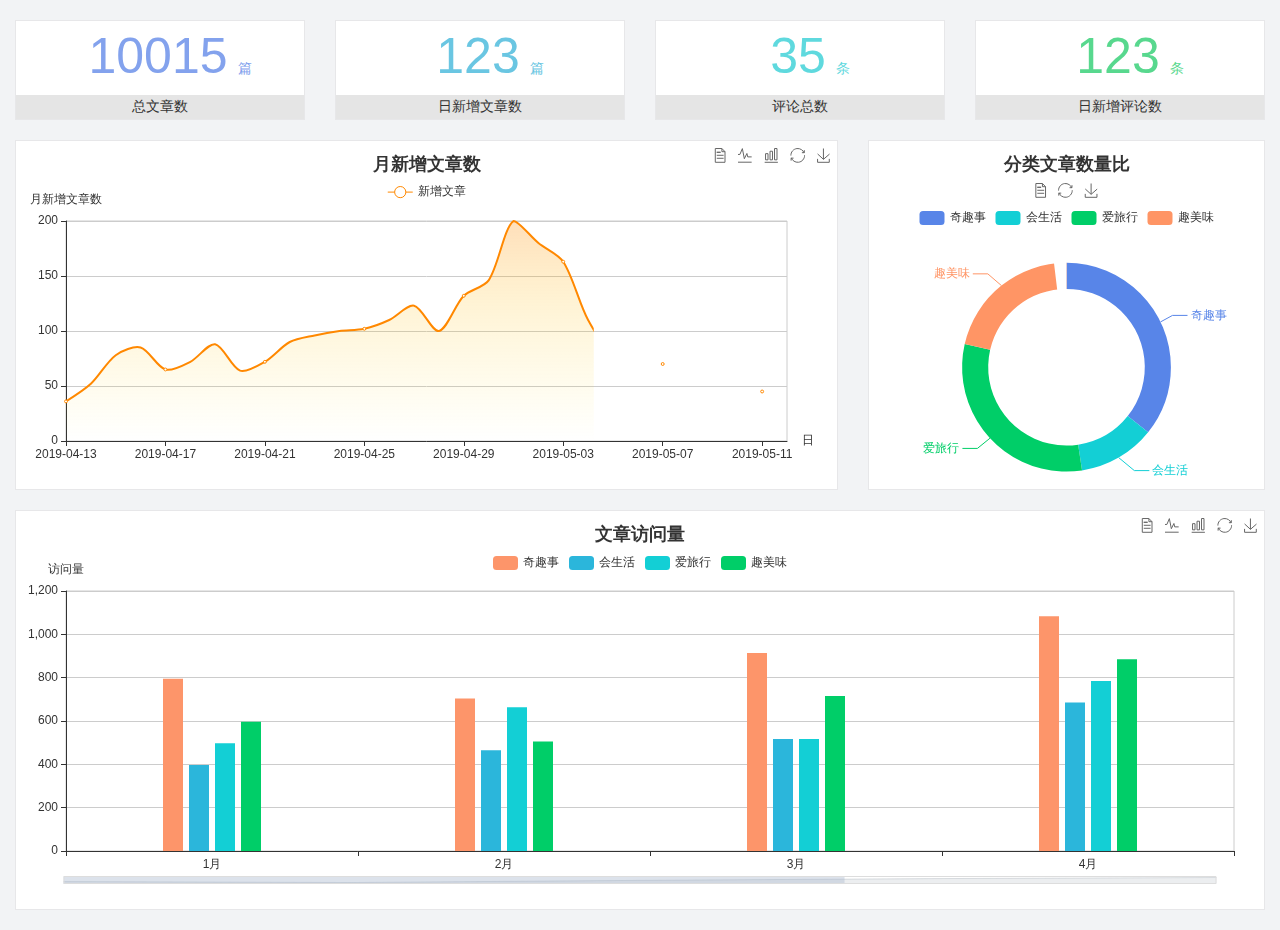
<file: home/dashboard.html>
<!DOCTYPE html>
<html lang="en">

<head>
  <meta charset="UTF-8">
  <meta name="viewport" content="width=device-width, initial-scale=1.0">
  <meta http-equiv="X-UA-Compatible" content="ie=edge">
  <title>图表统计</title>
  <link rel="stylesheet" href="../assets/lib/bootstrap.css" />
  <link rel="stylesheet" href="../assets/lib/main.css" />
  <script src="../assets/lib/jquery.js"></script>
  <script type="text/javascript" src="../assets/lib/echarts.min.js"></script>
</head>

<body>
  <div class="container-fluid">
    <div class="row spannel_list">
      <div class="col-sm-3 col-xs-6">
        <div class="spannel">
          <em>10015</em><span>篇</span>
          <b>总文章数</b>
        </div>
      </div>
      <div class="col-sm-3 col-xs-6">
        <div class="spannel scolor01">
          <em>123</em><span>篇</span>
          <b>日新增文章数</b>
        </div>
      </div>
      <div class="col-sm-3 col-xs-6">
        <div class="spannel scolor02">
          <em>35</em><span>条</span>
          <b>评论总数</b>
        </div>
      </div>
      <div class="col-sm-3 col-xs-6">
        <div class="spannel scolor03">
          <em>123</em><span>条</span>
          <b>日新增评论数</b>
        </div>
      </div>
    </div>
  </div>

  <div class="container-fluid">
    <div class="row curve-pie">
      <div class="col-lg-8 col-md-8">
        <div class="gragh_pannel" id="curve_show"></div>
      </div>
      <div class="col-lg-4 col-md-4">
        <div class="gragh_pannel" id="pie_show"></div>
      </div>
    </div>
  </div>

  <div class="container-fluid">
    <div class="column_pannel" id="column_show"></div>
  </div>

  <script>
    var oChart = echarts.init(document.getElementById('curve_show'));
    var aList_all = [
      { 'count': 36, 'date': '2019-04-13' },
      { 'count': 52, 'date': '2019-04-14' },
      { 'count': 78, 'date': '2019-04-15' },
      { 'count': 85, 'date': '2019-04-16' },
      { 'count': 65, 'date': '2019-04-17' },
      { 'count': 72, 'date': '2019-04-18' },
      { 'count': 88, 'date': '2019-04-19' },
      { 'count': 64, 'date': '2019-04-20' },
      { 'count': 72, 'date': '2019-04-21' },
      { 'count': 90, 'date': '2019-04-22' },
      { 'count': 96, 'date': '2019-04-23' },
      { 'count': 100, 'date': '2019-04-24' },
      { 'count': 102, 'date': '2019-04-25' },
      { 'count': 110, 'date': '2019-04-26' },
      { 'count': 123, 'date': '2019-04-27' },
      { 'count': 100, 'date': '2019-04-28' },
      { 'count': 132, 'date': '2019-04-29' },
      { 'count': 146, 'date': '2019-04-30' },
      { 'count': 200, 'date': '2019-05-01' },
      { 'count': 180, 'date': '2019-05-02' },
      { 'count': 163, 'date': '2019-05-03' },
      { 'count': 110, 'date': '2019-05-04' },
      { 'count': 80, 'date': '2019-05-05' },
      { 'count': 82, 'date': '2019-05-06' },
      { 'count': 70, 'date': '2019-05-07' },
      { 'count': 65, 'date': '2019-05-08' },
      { 'count': 54, 'date': '2019-05-09' },
      { 'count': 40, 'date': '2019-05-10' },
      { 'count': 45, 'date': '2019-05-11' },
      { 'count': 38, 'date': '2019-05-12' },
    ];

    let aCount = [];
    let aDate = [];

    for (var i = 0; i < aList_all.length; i++) {
      aCount.push(aList_all[i].count);
      aDate.push(aList_all[i].date);
    }

    var chartopt = {
      title: {
        text: '月新增文章数',
        left: 'center',
        top: '10'
      },
      tooltip: {
        trigger: 'axis'
      },
      legend: {
        data: ['新增文章'],
        top: '40'
      },
      toolbox: {
        show: true,
        feature: {
          mark: { show: true },
          dataView: { show: true, readOnly: false },
          magicType: { show: true, type: ['line', 'bar'] },
          restore: { show: true },
          saveAsImage: { show: true }
        }
      },
      calculable: true,
      xAxis: [
        {
          name: '日',
          type: 'category',
          boundaryGap: false,
          data: aDate
        }
      ],
      yAxis: [
        {
          name: '月新增文章数',
          type: 'value'
        }
      ],
      series: [
        {
          name: '新增文章',
          type: 'line',
          smooth: true,
          itemStyle: { normal: { areaStyle: { type: 'default' }, color: '#f80' }, lineStyle: { color: '#f80' } },
          data: aCount
        }],
      areaStyle: {
        normal: {
          color: new echarts.graphic.LinearGradient(0, 0, 0, 1, [{
            offset: 0,
            color: 'rgba(255,136,0,0.39)'
          }, {
            offset: .34,
            color: 'rgba(255,180,0,0.25)'
          }, {
            offset: 1,
            color: 'rgba(255,222,0,0.00)'
          }])

        }
      },
      grid: {
        show: true,
        x: 50,
        x2: 50,
        y: 80,
        height: 220
      }
    };

    oChart.setOption(chartopt);


    var oPie = echarts.init(document.getElementById('pie_show'));
    var oPieopt =
    {
      title: {
        top: 10,
        text: '分类文章数量比',
        x: 'center'
      },
      tooltip: {
        trigger: 'item',
        formatter: "{a} <br/>{b} : {c} ({d}%)"
      },
      color: ['#5885e8', '#13cfd5', '#00ce68', '#ff9565'],
      legend: {
        x: 'center',
        top: 65,
        data: ['奇趣事', '会生活', '爱旅行', '趣美味']
      },
      toolbox: {
        show: true,
        x: 'center',
        top: 35,
        feature: {
          mark: { show: true },
          dataView: { show: true, readOnly: false },
          magicType: {
            show: true,
            type: ['pie', 'funnel'],
            option: {
              funnel: {
                x: '25%',
                width: '50%',
                funnelAlign: 'left',
                max: 1548
              }
            }
          },
          restore: { show: true },
          saveAsImage: { show: true }
        }
      },
      calculable: true,
      series: [
        {
          name: '访问来源',
          type: 'pie',
          radius: ['45%', '60%'],
          center: ['50%', '65%'],
          data: [
            { value: 300, name: '奇趣事' },
            { value: 100, name: '会生活' },
            { value: 260, name: '爱旅行' },
            { value: 180, name: '趣美味' }
          ]
        }
      ]
    };
    oPie.setOption(oPieopt);



    var oColumn = this.echarts.init(document.getElementById('column_show'));
    var oColumnopt =
    {
      title: {
        text: '文章访问量',
        left: 'center',
        top: '10'
      },
      tooltip: {
        trigger: 'axis'
      },
      legend: {
        data: ['奇趣事', '会生活', '爱旅行', '趣美味'],
        top: '40'
      },
      toolbox: {
        show: true,
        feature: {
          mark: { show: true },
          dataView: { show: true, readOnly: false },
          magicType: { show: true, type: ['line', 'bar'] },
          restore: { show: true },
          saveAsImage: { show: true }
        }
      },
      calculable: true,
      xAxis: [
        {
          type: 'category',
          data: ['1月', '2月', '3月', '4月', '5月']
        }
      ],
      yAxis: [
        {
          name: '访问量',
          type: 'value'
        }
      ],
      series: [
        {
          name: '奇趣事',
          type: 'bar',
          barWidth: 20,
          itemStyle: {
            normal: { areaStyle: { type: 'default' }, color: '#fd956a' }
          },
          data: [800, 708, 920, 1090, 1200]
        },
        {
          name: '会生活',
          type: 'bar',
          barWidth: 20,
          itemStyle: {
            normal: { areaStyle: { type: 'default' }, color: '#2bb6db' }
          },
          data: [400, 468, 520, 690, 800]
        },
        {
          name: '爱旅行',
          type: 'bar',
          barWidth: 20,
          itemStyle: {
            normal: { areaStyle: { type: 'default' }, color: '#13cfd5' }
          },
          data: [500, 668, 520, 790, 900]
        },
        {
          name: '趣美味',
          type: 'bar',
          barWidth: 20,
          itemStyle: {
            normal: { areaStyle: { type: 'default' }, color: '#00ce68' }
          },
          data: [600, 508, 720, 890, 1000]
        }
      ],
      grid: {
        show: true,
        x: 50,
        x2: 30,
        y: 80,
        height: 260
      },
      dataZoom: [//给x轴设置滚动条
        {
          start: 0,//默认为0
          end: 100 - 1000 / 31,//默认为100
          type: 'slider',
          show: true,
          xAxisIndex: [0],
          handleSize: 0,//滑动条的 左右2个滑动条的大小
          height: 8,//组件高度
          left: 45, //左边的距离
          right: 50,//右边的距离
          bottom: 26,//右边的距离
          handleColor: '#ddd',//h滑动图标的颜色
          handleStyle: {
            borderColor: "#cacaca",
            borderWidth: "1",
            shadowBlur: 2,
            background: "#ddd",
            shadowColor: "#ddd",
          }
        }]
    };
    oColumn.setOption(oColumnopt);
  </script>
</body>

</html>
</file>
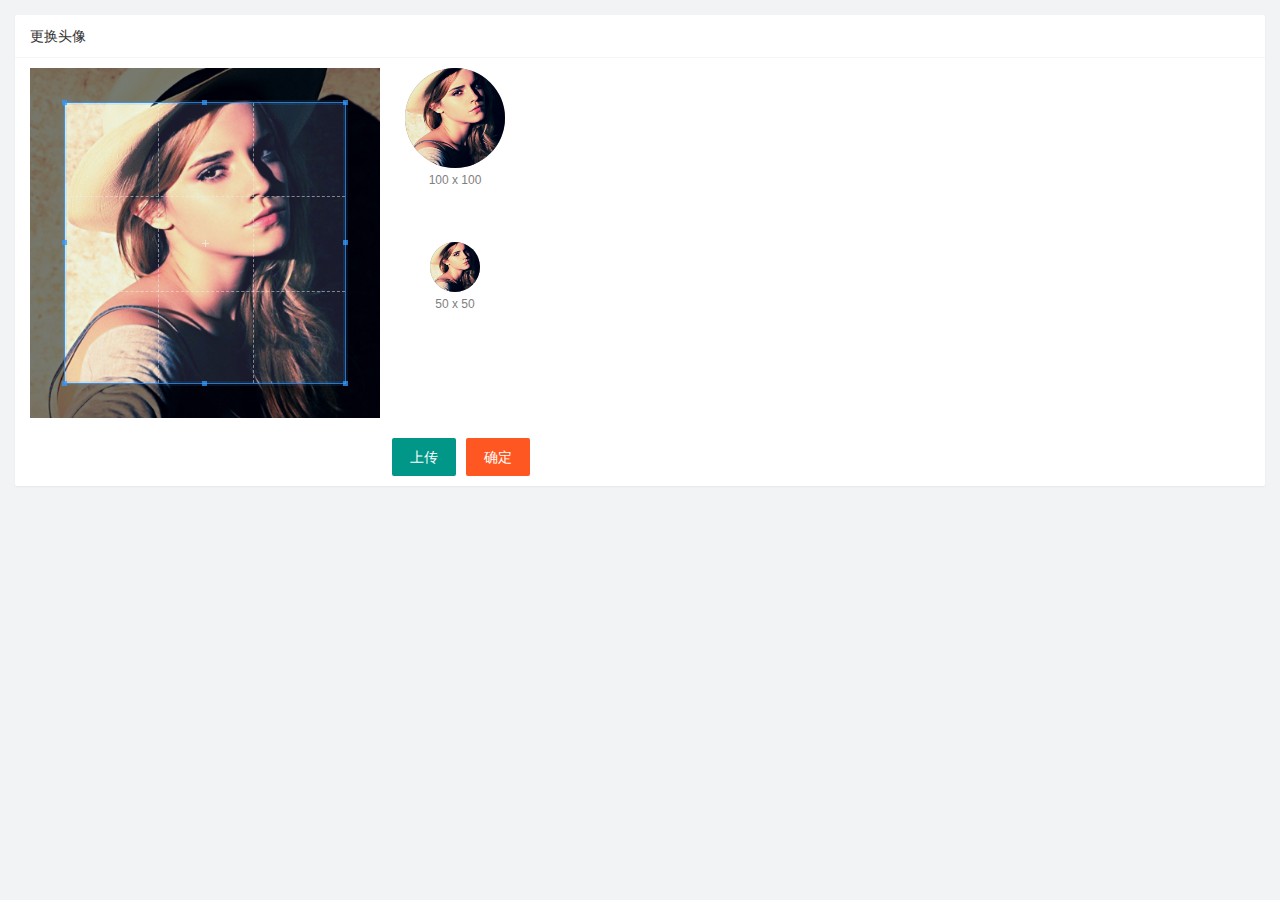
<file: user/user_avatar.html>
<!DOCTYPE html>
<html lang="en">
<head>
    <meta charset="UTF-8">
    <meta http-equiv="X-UA-Compatible" content="IE=edge">
    <meta name="viewport" content="width=device-width, initial-scale=1.0">
    <title>Document</title>
    <link rel="stylesheet" href="../assets/lib/layui/css/layui.css">
    <link rel="stylesheet" href="../assets/lib/cropper/cropper.css">
    <link rel="stylesheet" href="../assets/css/user/user_avatar.css">
</head>
<body>
    <!-- 卡片区域 -->
    <div class="layui-card">
        <div class="layui-card-header">更换头像</div>
        <div class="layui-card-body">
        <!-- 第一行的图片裁剪和预览区域 -->
  <div class="row1">
    <!-- 图片裁剪区域 -->
    <div class="cropper-box">
      <!-- 这个 img 标签很重要，将来会把它初始化为裁剪区域 -->
      <img id="image" src="../assets/images/sample.jpg" />
    </div>
    <!-- 图片的预览区域 -->
    <div class="preview-box">
      <div>
        <!-- 宽高为 100px 的预览区域 -->
        <div class="img-preview w100"></div>
        <p class="size">100 x 100</p>
      </div>
      <div>
        <!-- 宽高为 50px 的预览区域 -->
        <div class="img-preview w50"></div>
        <p class="size">50 x 50</p>
      </div>
    </div>
  </div>

  <!-- 第二行的按钮区域 -->
  <div class="row2">
    <input type="file" id="file" accept="image/png,image/jpeg">
    <button type="button" class="layui-btn" id="btnChooseImage">上传</button>
    <button type="button" class="layui-btn layui-btn-danger" id="btnUpload">确定</button>
  </div>
        </div>
      </div>
      <script src="../assets/lib/layui/layui.all.js"></script>
      <script src="../assets/lib/jquery.js"></script>
      <script src="../assets/lib/cropper/Cropper.js"></script>
      <script src="../assets/lib/cropper/jquery-cropper.js"></script>
      <script src="../assets/js/baseAPI.js"></script>
      <script src="../assets/js/user/user_avatar.js"></script>
</body>
</html>
</file>
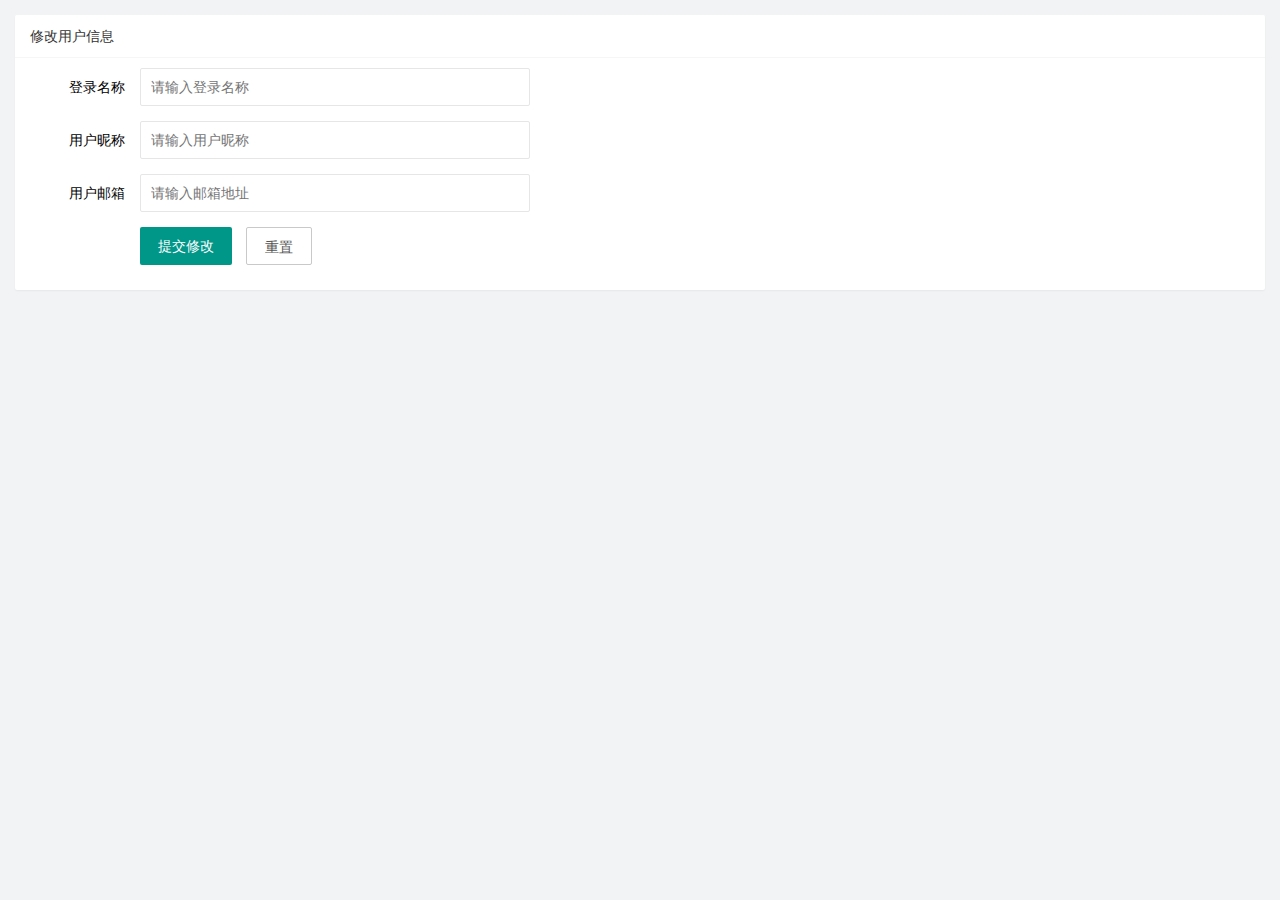
<file: user/user_info.html>
<!DOCTYPE html>
<html lang="en">
<head>
    <meta charset="UTF-8">
    <meta http-equiv="X-UA-Compatible" content="IE=edge">
    <meta name="viewport" content="width=device-width, initial-scale=1.0">
    <title>Document</title>
    <link rel="stylesheet" href="../assets/lib/layui/css/layui.css">
    <link rel="stylesheet" href="../assets/css/user/user_info.css">
</head>
<body>
    <!-- 卡片区域 -->
    <div class="layui-card">
        <div class="layui-card-header">修改用户信息</div>
        <div class="layui-card-body">
            <form class="layui-form" lay-filter="formUserInfo">
              <!-- lay-filter表示可以使用这个属性为表单取值或者赋值 -->
                <!-- 这是隐藏域 -->
              <input type="hidden" name="id" value="" >

                <div class="layui-form-item">
                  <label class="layui-form-label">登录名称</label>
                  <div class="layui-input-block">
                    <input type="text" name="username" required  lay-verify="required" placeholder="请输入登录名称" autocomplete="off" class="layui-input" readonly>
                  </div>
                </div>
                <div class="layui-form-item">
                    <label class="layui-form-label">用户昵称</label>
                    <div class="layui-input-block">
                      <input type="text" name="nickname" required  lay-verify="required|nickname" placeholder="请输入用户昵称" autocomplete="off" class="layui-input">
                    </div>
                  </div>
                  <div class="layui-form-item">
                    <label class="layui-form-label">用户邮箱</label>
                    <div class="layui-input-block">
                      <input type="text" name="email" required  lay-verify="required|email" placeholder="请输入邮箱地址" autocomplete="off" class="layui-input">
                    </div>
                  </div>
                  <div class="layui-form-item">
                    <div class="layui-input-block">
                      <button class="layui-btn" lay-submit lay-filter="formDemo">提交修改</button>
                      <button type="reset" class="layui-btn layui-btn-primary" id="btnReset">重置</button>
                    </div>
                  </div>
                
            </form>
        </div>
      </div>

      <!-- 导入layui的js文件 -->
      <script src="../assets/lib/layui/layui.all.js"></script>
      <!-- 导入jquery -->
      <script src="../assets/lib/jquery.js"></script>
      <!-- 导入自己封装的baseAPI -->
      <script src="../assets/js/baseAPI.js"></script>
      <!-- 导入自己的js文件 -->
      <script src="../assets/js/user/user_info.js"></script>
</body>
</html>
</file>
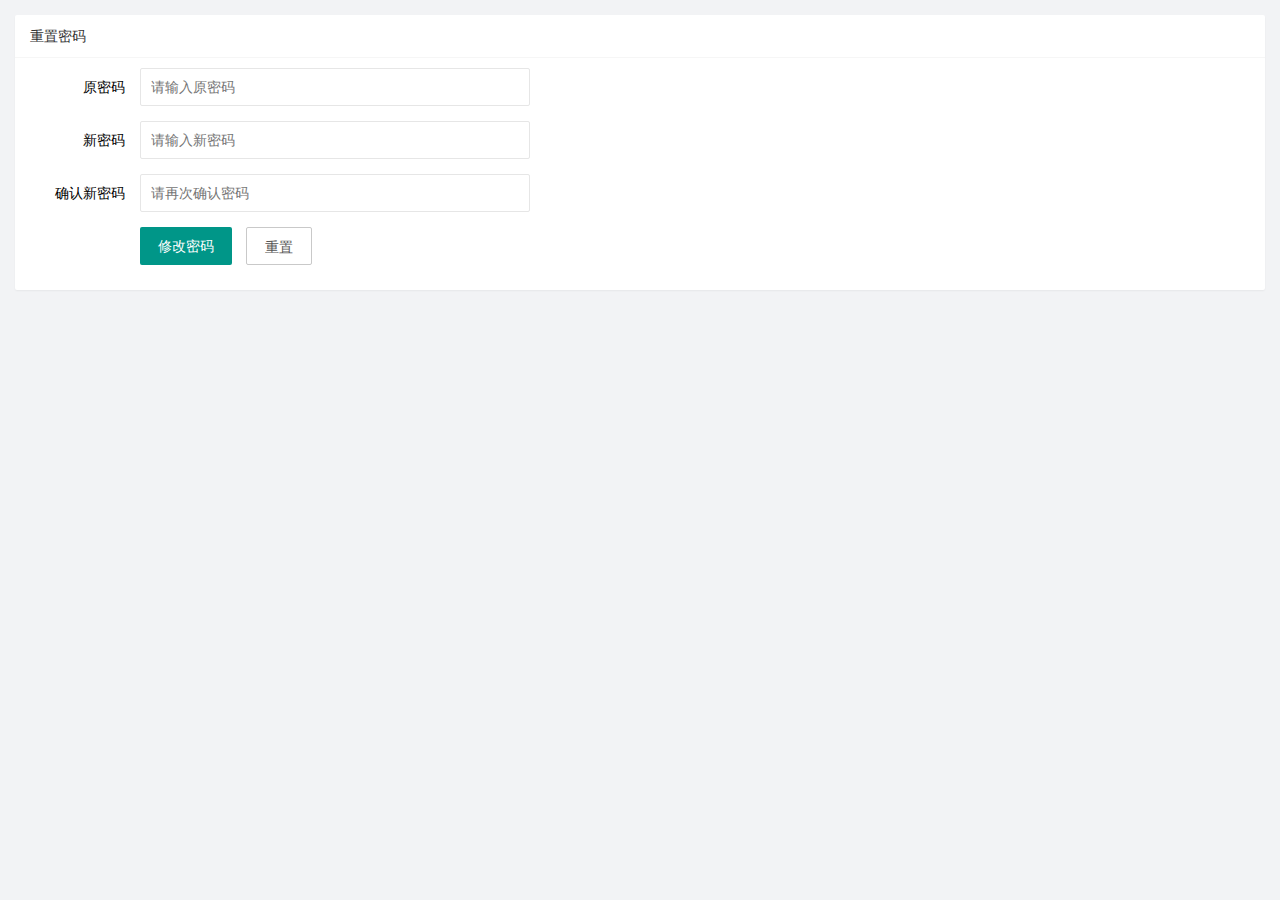
<file: user/user_pwd.html>
<!DOCTYPE html>
<html lang="en">
<head>
    <meta charset="UTF-8">
    <meta http-equiv="X-UA-Compatible" content="IE=edge">
    <meta name="viewport" content="width=device-width, initial-scale=1.0">
    <title>Document</title>
    <link rel="stylesheet" href="../assets/lib/layui/css/layui.css">
    <link rel="stylesheet" href="../assets/css/user/user_pwd.css">
</head>
<body>
    <div class="layui-card">
        <div class="layui-card-header">重置密码</div>
        <div class="layui-card-body ">
            <form class="layui-form">
                <div class="layui-form-item">
                  <label class="layui-form-label">原密码</label>
                  <div class="layui-input-block">
                    <input type="password" name="oldPwd" required  lay-verify="required|pwd" placeholder="请输入原密码" autocomplete="off" class="layui-input">
                  </div>
                </div>
                <div class="layui-form-item">
                    <label class="layui-form-label">新密码</label>
                    <div class="layui-input-block">
                      <input type="password" name="newPwd" required  lay-verify="required|pwd|samePwd" placeholder="请输入新密码" autocomplete="off" class="layui-input">
                    </div>
                  </div>
                  <div class="layui-form-item">
                    <label class="layui-form-label">确认新密码</label>
                    <div class="layui-input-block">
                      <input type="password" name="rePwd" required  lay-verify="required|pwd|rePwd" placeholder="请再次确认密码" autocomplete="off" class="layui-input">
                    </div>
                  </div>
                  <div class="layui-form-item">
                    <div class="layui-input-block">
                      <button class="layui-btn" lay-submit lay-filter="formDemo">修改密码</button>
                      <button type="reset" class="layui-btn layui-btn-primary">重置</button>
                    </div>
                  </div>
            </form>
        </div>
      </div>
     <script src="../assets/lib/layui/layui.all.js"></script>
     <script src="../assets/lib/jquery.js"></script>
     <script src="../assets/js/baseAPI.js"></script>
     <script src="../assets/js/user/user_pwd.js"></script>
</body>
</html>
</file>
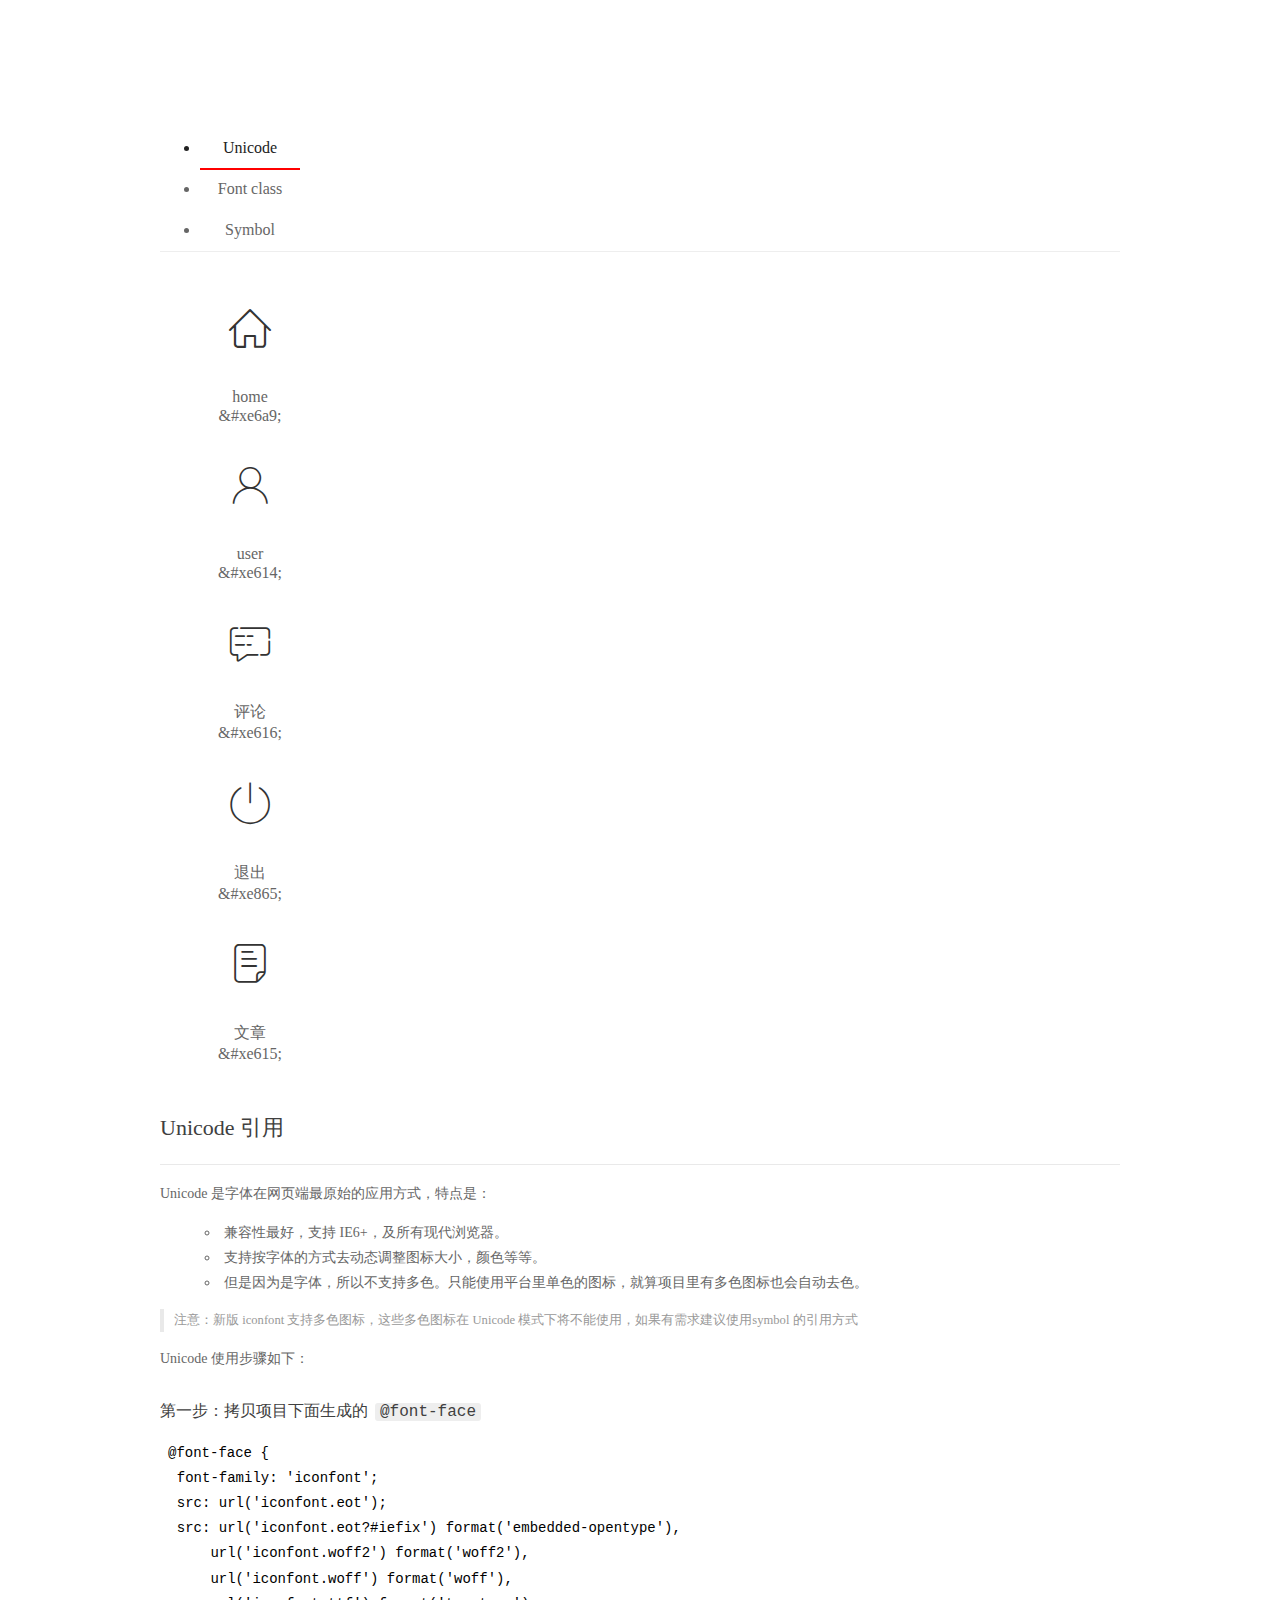
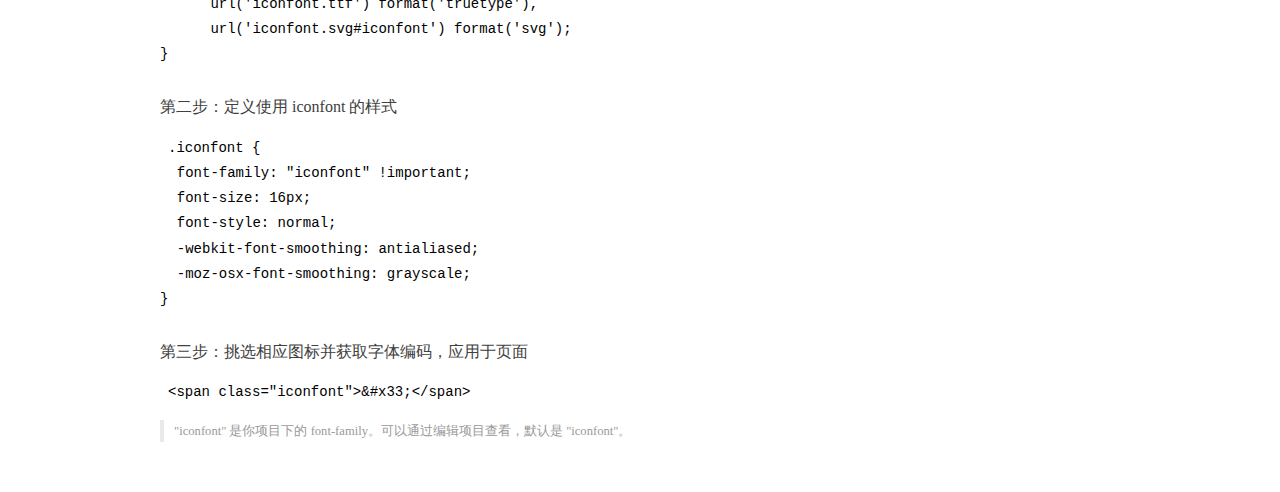
<file: assets/fonts/demo_index.html>
<!DOCTYPE html>
<html>
<head>
  <meta charset="utf-8"/>
  <title>IconFont Demo</title>
  <link rel="shortcut icon" href="https://gtms04.alicdn.com/tps/i4/TB1_oz6GVXXXXaFXpXXJDFnIXXX-64-64.ico" type="image/x-icon"/>
  <link rel="stylesheet" href="https://g.alicdn.com/thx/cube/1.3.2/cube.min.css">
  <link rel="stylesheet" href="demo.css">
  <link rel="stylesheet" href="iconfont.css">
  <script src="iconfont.js"></script>
  <!-- jQuery -->
  <script src="https://a1.alicdn.com/oss/uploads/2018/12/26/7bfddb60-08e8-11e9-9b04-53e73bb6408b.js"></script>
  <!-- 代码高亮 -->
  <script src="https://a1.alicdn.com/oss/uploads/2018/12/26/a3f714d0-08e6-11e9-8a15-ebf944d7534c.js"></script>
</head>
<body>
  <div class="main">
    <h1 class="logo"><a href="https://www.iconfont.cn/" title="iconfont 首页" target="_blank">&#xe86b;</a></h1>
    <div class="nav-tabs">
      <ul id="tabs" class="dib-box">
        <li class="dib active"><span>Unicode</span></li>
        <li class="dib"><span>Font class</span></li>
        <li class="dib"><span>Symbol</span></li>
      </ul>
      
    </div>
    <div class="tab-container">
      <div class="content unicode" style="display: block;">
          <ul class="icon_lists dib-box">
          
            <li class="dib">
              <span class="icon iconfont">&#xe6a9;</span>
                <div class="name">home</div>
                <div class="code-name">&amp;#xe6a9;</div>
              </li>
          
            <li class="dib">
              <span class="icon iconfont">&#xe614;</span>
                <div class="name">user</div>
                <div class="code-name">&amp;#xe614;</div>
              </li>
          
            <li class="dib">
              <span class="icon iconfont">&#xe616;</span>
                <div class="name">评论</div>
                <div class="code-name">&amp;#xe616;</div>
              </li>
          
            <li class="dib">
              <span class="icon iconfont">&#xe865;</span>
                <div class="name">退出</div>
                <div class="code-name">&amp;#xe865;</div>
              </li>
          
            <li class="dib">
              <span class="icon iconfont">&#xe615;</span>
                <div class="name">文章</div>
                <div class="code-name">&amp;#xe615;</div>
              </li>
          
          </ul>
          <div class="article markdown">
          <h2 id="unicode-">Unicode 引用</h2>
          <hr>

          <p>Unicode 是字体在网页端最原始的应用方式，特点是：</p>
          <ul>
            <li>兼容性最好，支持 IE6+，及所有现代浏览器。</li>
            <li>支持按字体的方式去动态调整图标大小，颜色等等。</li>
            <li>但是因为是字体，所以不支持多色。只能使用平台里单色的图标，就算项目里有多色图标也会自动去色。</li>
          </ul>
          <blockquote>
            <p>注意：新版 iconfont 支持多色图标，这些多色图标在 Unicode 模式下将不能使用，如果有需求建议使用symbol 的引用方式</p>
          </blockquote>
          <p>Unicode 使用步骤如下：</p>
          <h3 id="-font-face">第一步：拷贝项目下面生成的 <code>@font-face</code></h3>
<pre><code class="language-css"
>@font-face {
  font-family: 'iconfont';
  src: url('iconfont.eot');
  src: url('iconfont.eot?#iefix') format('embedded-opentype'),
      url('iconfont.woff2') format('woff2'),
      url('iconfont.woff') format('woff'),
      url('iconfont.ttf') format('truetype'),
      url('iconfont.svg#iconfont') format('svg');
}
</code></pre>
          <h3 id="-iconfont-">第二步：定义使用 iconfont 的样式</h3>
<pre><code class="language-css"
>.iconfont {
  font-family: "iconfont" !important;
  font-size: 16px;
  font-style: normal;
  -webkit-font-smoothing: antialiased;
  -moz-osx-font-smoothing: grayscale;
}
</code></pre>
          <h3 id="-">第三步：挑选相应图标并获取字体编码，应用于页面</h3>
<pre>
<code class="language-html"
>&lt;span class="iconfont"&gt;&amp;#x33;&lt;/span&gt;
</code></pre>
          <blockquote>
            <p>"iconfont" 是你项目下的 font-family。可以通过编辑项目查看，默认是 "iconfont"。</p>
          </blockquote>
          </div>
      </div>
      <div class="content font-class">
        <ul class="icon_lists dib-box">
          
          <li class="dib">
            <span class="icon iconfont icon-home"></span>
            <div class="name">
              home
            </div>
            <div class="code-name">.icon-home
            </div>
          </li>
          
          <li class="dib">
            <span class="icon iconfont icon-user"></span>
            <div class="name">
              user
            </div>
            <div class="code-name">.icon-user
            </div>
          </li>
          
          <li class="dib">
            <span class="icon iconfont icon-pinglun"></span>
            <div class="name">
              评论
            </div>
            <div class="code-name">.icon-pinglun
            </div>
          </li>
          
          <li class="dib">
            <span class="icon iconfont icon-tuichu"></span>
            <div class="name">
              退出
            </div>
            <div class="code-name">.icon-tuichu
            </div>
          </li>
          
          <li class="dib">
            <span class="icon iconfont icon-16"></span>
            <div class="name">
              文章
            </div>
            <div class="code-name">.icon-16
            </div>
          </li>
          
        </ul>
        <div class="article markdown">
        <h2 id="font-class-">font-class 引用</h2>
        <hr>

        <p>font-class 是 Unicode 使用方式的一种变种，主要是解决 Unicode 书写不直观，语意不明确的问题。</p>
        <p>与 Unicode 使用方式相比，具有如下特点：</p>
        <ul>
          <li>兼容性良好，支持 IE8+，及所有现代浏览器。</li>
          <li>相比于 Unicode 语意明确，书写更直观。可以很容易分辨这个 icon 是什么。</li>
          <li>因为使用 class 来定义图标，所以当要替换图标时，只需要修改 class 里面的 Unicode 引用。</li>
          <li>不过因为本质上还是使用的字体，所以多色图标还是不支持的。</li>
        </ul>
        <p>使用步骤如下：</p>
        <h3 id="-fontclass-">第一步：引入项目下面生成的 fontclass 代码：</h3>
<pre><code class="language-html">&lt;link rel="stylesheet" href="./iconfont.css"&gt;
</code></pre>
        <h3 id="-">第二步：挑选相应图标并获取类名，应用于页面：</h3>
<pre><code class="language-html">&lt;span class="iconfont icon-xxx"&gt;&lt;/span&gt;
</code></pre>
        <blockquote>
          <p>"
            iconfont" 是你项目下的 font-family。可以通过编辑项目查看，默认是 "iconfont"。</p>
        </blockquote>
      </div>
      </div>
      <div class="content symbol">
          <ul class="icon_lists dib-box">
          
            <li class="dib">
                <svg class="icon svg-icon" aria-hidden="true">
                  <use xlink:href="#icon-home"></use>
                </svg>
                <div class="name">home</div>
                <div class="code-name">#icon-home</div>
            </li>
          
            <li class="dib">
                <svg class="icon svg-icon" aria-hidden="true">
                  <use xlink:href="#icon-user"></use>
                </svg>
                <div class="name">user</div>
                <div class="code-name">#icon-user</div>
            </li>
          
            <li class="dib">
                <svg class="icon svg-icon" aria-hidden="true">
                  <use xlink:href="#icon-pinglun"></use>
                </svg>
                <div class="name">评论</div>
                <div class="code-name">#icon-pinglun</div>
            </li>
          
            <li class="dib">
                <svg class="icon svg-icon" aria-hidden="true">
                  <use xlink:href="#icon-tuichu"></use>
                </svg>
                <div class="name">退出</div>
                <div class="code-name">#icon-tuichu</div>
            </li>
          
            <li class="dib">
                <svg class="icon svg-icon" aria-hidden="true">
                  <use xlink:href="#icon-16"></use>
                </svg>
                <div class="name">文章</div>
                <div class="code-name">#icon-16</div>
            </li>
          
          </ul>
          <div class="article markdown">
          <h2 id="symbol-">Symbol 引用</h2>
          <hr>

          <p>这是一种全新的使用方式，应该说这才是未来的主流，也是平台目前推荐的用法。相关介绍可以参考这篇<a href="">文章</a>
            这种用法其实是做了一个 SVG 的集合，与另外两种相比具有如下特点：</p>
          <ul>
            <li>支持多色图标了，不再受单色限制。</li>
            <li>通过一些技巧，支持像字体那样，通过 <code>font-size</code>, <code>color</code> 来调整样式。</li>
            <li>兼容性较差，支持 IE9+，及现代浏览器。</li>
            <li>浏览器渲染 SVG 的性能一般，还不如 png。</li>
          </ul>
          <p>使用步骤如下：</p>
          <h3 id="-symbol-">第一步：引入项目下面生成的 symbol 代码：</h3>
<pre><code class="language-html">&lt;script src="./iconfont.js"&gt;&lt;/script&gt;
</code></pre>
          <h3 id="-css-">第二步：加入通用 CSS 代码（引入一次就行）：</h3>
<pre><code class="language-html">&lt;style&gt;
.icon {
  width: 1em;
  height: 1em;
  vertical-align: -0.15em;
  fill: currentColor;
  overflow: hidden;
}
&lt;/style&gt;
</code></pre>
          <h3 id="-">第三步：挑选相应图标并获取类名，应用于页面：</h3>
<pre><code class="language-html">&lt;svg class="icon" aria-hidden="true"&gt;
  &lt;use xlink:href="#icon-xxx"&gt;&lt;/use&gt;
&lt;/svg&gt;
</code></pre>
          </div>
      </div>

    </div>
  </div>
  <script>
  $(document).ready(function () {
      $('.tab-container .content:first').show()

      $('#tabs li').click(function (e) {
        var tabContent = $('.tab-container .content')
        var index = $(this).index()

        if ($(this).hasClass('active')) {
          return
        } else {
          $('#tabs li').removeClass('active')
          $(this).addClass('active')

          tabContent.hide().eq(index).fadeIn()
        }
      })
    })
  </script>
</body>
</html>
</file>
<file: assets/lib/main.css>
body{
    font-family:'MicroSoft YaHei';
    background-color: #f2f3f5;
}
.main_wrap{
    position:fixed;
    width:100%;
    height:100%;
    left:0px;
    top:0px;
    background:url('../images/login_bg.jpg'); 
    background-size:100% 100%; 
  }
.header{
    width:1200px;
    overflow: hidden;
    margin:20px auto 0;
}
.heade .logo{
    float: left;
}
.header .copyright{
    float:right;
    font-size:12px;
    color:#fff;
    text-align:right;
    line-height:20px;
    margin-top:10px;
}
.login_form_con{
    position:absolute;
    left:50%;
    top:50%;
    margin-left:-200px;
    margin-top:-155px;
    width:400px;
    height:310px;
    background-color: #edeff0;
}

.login_form{
    position: relative;
}

.login_form .icon-user{
    position:absolute;
    font-size:16px;
    color:#999;
    left:46px;
    top:12px;
}
.login_form .icon-key{
    position:absolute;
    font-size:18px;
    color:#999;
    left:46px;
    top:78px;
}
.login_title{
    height:60px;
    background:url('../images/login_title.png') center center no-repeat #fff;
}
.input_txt,.input_pass,.input_sub{
    display:block;
    width:334px;
    height:37px;
    padding:0px;
    text-indent:40px;
    border:1px solid #ddd;
    margin:27px auto 0;
    outline:none;
}
.input_sub{
    margin-top:40px;
    height:42px;
    background-color: #19b9e7;
    text-indent:0px;
    font-size:18px;
    color:#fff;
    cursor: pointer;
}
.input_sub:hover{
    background-color: #08a0cc;
}

.sider{
    position:fixed;
    left:0;
    top:0;
    bottom:0;
    width:210px;
    background-color: #323745;
}
.sider .logo{
    display:block;
    height:56px;
    background-color: #242732;
    overflow: hidden;
}
.sider .logo img{
    display:block;
    margin:6px auto 0;
}
.user_info{
    height:79px;
    border-bottom:1px solid #5a5e6b;
}

.user_info img{
    float: left;
    width:40px;
    height:40px;
    border-radius:20px;
    margin:19px 0 0 30px;
}
.user_info span{
    float: left;
    width:120px;
    font-size:12px;
    color:#fff;
    margin:23px 0 0 20px;
}
.user_info b{
    float: left;
    width: 120px;
    font-weight:normal;
    font-size:12px;
    color:#adafb5;
    margin:2px 0 0 20px;
}

.menu .level01{
    height:50px;
    line-height:50px;
}
.menu .level01 a{
    display:block;
    height:50px;
    font-size:12px;
    color:#adafb5;
    overflow: hidden;
}
.menu .level01.active a{
    background-color: #1378f0;
    color:#fff;
}
.menu .level01.active i{
    color:#fff;
}

.menu .level01 a:hover{
    background-color: #1378f0;
    color:#fff;
}
.menu .level01 a:hover i{
    color:#fff;
}
.menu .level01 i{
    color:#61646f;
    font-size:22px;
    float: left;
    margin-left:26px;
}
.menu .level01 span{
    float: left;
    margin-left:10px;
}
.menu .level01 b{
    float: right;
    margin-right:20px;
    font-weight:normal;
    transform:rotate(90deg);
    transition:all 500ms ease;
}

.menu .level01 .rotate0{
    transform:rotate(0deg);
}

.menu .level02{
    background: #242732;
    display:none;
}


.menu .level02 li{
    height:40px;
    line-height:40px;
}
.menu .level02 li a{
    display:block;
    height:40px;
    font-size:12px;
    color:#adafb5;
    overflow: hidden;
}

.menu .level02 li a:hover{
    background-color: #1378f0;
    color:#fff;
}

.menu .level02 li i{
    font-size:12px;
    float: left;
    margin-left:60px;
}
.menu .level02 li span{
    font-size:12px;
    float: left;
    margin-left:5px;
}

.menu .level02 .active a{
    color:#ffae00;
}

.header_bar{
    position:fixed;
    left:210px;
    right:0;
    top:0;
    height:56px;
    background-color: #fff;
}

.main{
    position:fixed;
    left:210px;
    top:56px;
    right:0;
    bottom:0;
    background-color: #f2f3f5;
}

.search_form{
    width:218px;
    height:33px;
    border:1px solid #ddd;
    background-color: #f2f3f5;
    border-radius:16px;
    float: left;
    margin:12px 0 0 27px;
}

.search_form input{
    padding:0px;
    margin:0px;
    border:0px;
    float: left;
    background-color: #f2f3f5;
    font-size:12px;
    width:175px;
    height:31px;
    margin-left:12px;
    outline:none;
   
}

.search_form .icon-search{
    line-height:33px;
    cursor: pointer;
    font-size:18px;
    color:#abaebb;
}
.user_center_link{
    float:right;

}
.user_center_link a{
    line-height:56px;
    font-size:12px;
    color:#999;
    margin-right:15px;
}
.user_center_link a:hover{
    color:#ffae00
}

.user_center_link img{
    width:42px;
    height:42px;
    border-radius:32px;
    margin-right:10px;
}

.spannel_list{
    margin-top:20px;
}

.spannel{
	height:100px;
	overflow:hidden;
	text-align:center;
    position:relative;
    background-color: #fff;
    border:1px solid #e7e7e9;
    margin-bottom:20px;
}

.spannel em{
    font-style:normal;
	font-size:50px;
	line-height:50px;
	display:inline-block;
	margin:10px 0 0 20px;
	font-family:'Arial';
	color:#83a2ed;
}

.spannel span{
	font-size:14px;
	display:inline-block;
	color:#83a2ed;
	margin-left:10px;
}

.spannel b{
	position:absolute;
	left:0;
	bottom:0;
	width:100%;
	line-height:24px;
	background:#e5e5e5;
	color:#333;
	font-size:14px;
	font-weight:normal;
}

.scolor01 em,.scolor01 span{
	color:#6ac6e2;
}

.scolor02 em,.scolor02 span{
	color:#5fd9de;
}

.scolor03 em,.scolor03 span{
	color:#58d88e;
}


.gragh_pannel{
    height:350px;
    border:1px solid #e7e7e9;
    background-color: #fff!important; 
    margin-bottom:20px;  
}

.column_pannel{
    margin-bottom:20px;
    height:400px;
    border:1px solid #e7e7e9;
    background-color: #fff!important;   
}

.common_title{
    line-height:42px;
    background-color: #fbfbfb;
    border:1px solid #e7e7e9;
    margin-top:20px;
    text-indent: 15px;
    font-size:14px;
    color:#333;
}

.common_con{
    border:1px solid #e7e7e9;
    border-top:0px;
    background-color: #fff;
    padding-bottom:20px;
    margin-bottom:20px;
}
.opt_btns{
    margin-top:20px;
}

.mp20{
    margin-top:20px;
}

.pagination{   
   margin:0;
}

.article_form{
    margin-top:20px;
}

.form-group{
    margin-bottom:25px;
}

.form-group label{
    font-weight:normal;
    color:#666;
}

.icon-icondate{
    line-height:16px;
}

.user_pic{
    width:100px;
    height:100px;
    margin-bottom:10px;
}

.article_cover{
    width:200px;
    height:200px;
    margin-bottom:10px;
}
</file>
<file: assets/lib/layui/css/layui.css>
/** layui-v2.5.5 MIT License By https://www.layui.com */
 .layui-inline,img{display:inline-block;vertical-align:middle}h1,h2,h3,h4,h5,h6{font-weight:400}.layui-edge,.layui-header,.layui-inline,.layui-main{position:relative}.layui-body,.layui-edge,.layui-elip{overflow:hidden}.layui-btn,.layui-edge,.layui-inline,img{vertical-align:middle}.layui-btn,.layui-disabled,.layui-icon,.layui-unselect{-moz-user-select:none;-webkit-user-select:none;-ms-user-select:none}.layui-elip,.layui-form-checkbox span,.layui-form-pane .layui-form-label{text-overflow:ellipsis;white-space:nowrap}.layui-breadcrumb,.layui-tree-btnGroup{visibility:hidden}blockquote,body,button,dd,div,dl,dt,form,h1,h2,h3,h4,h5,h6,input,li,ol,p,pre,td,textarea,th,ul{margin:0;padding:0;-webkit-tap-highlight-color:rgba(0,0,0,0)}a:active,a:hover{outline:0}img{border:none}li{list-style:none}table{border-collapse:collapse;border-spacing:0}h4,h5,h6{font-size:100%}button,input,optgroup,option,select,textarea{font-family:inherit;font-size:inherit;font-style:inherit;font-weight:inherit;outline:0}pre{white-space:pre-wrap;white-space:-moz-pre-wrap;white-space:-pre-wrap;white-space:-o-pre-wrap;word-wrap:break-word}body{line-height:24px;font:14px Helvetica Neue,Helvetica,PingFang SC,Tahoma,Arial,sans-serif}hr{height:1px;margin:10px 0;border:0;clear:both}a{color:#333;text-decoration:none}a:hover{color:#777}a cite{font-style:normal;*cursor:pointer}.layui-border-box,.layui-border-box *{box-sizing:border-box}.layui-box,.layui-box *{box-sizing:content-box}.layui-clear{clear:both;*zoom:1}.layui-clear:after{content:'\20';clear:both;*zoom:1;display:block;height:0}.layui-inline{*display:inline;*zoom:1}.layui-edge{display:inline-block;width:0;height:0;border-width:6px;border-style:dashed;border-color:transparent}.layui-edge-top{top:-4px;border-bottom-color:#999;border-bottom-style:solid}.layui-edge-right{border-left-color:#999;border-left-style:solid}.layui-edge-bottom{top:2px;border-top-color:#999;border-top-style:solid}.layui-edge-left{border-right-color:#999;border-right-style:solid}.layui-disabled,.layui-disabled:hover{color:#d2d2d2!important;cursor:not-allowed!important}.layui-circle{border-radius:100%}.layui-show{display:block!important}.layui-hide{display:none!important}@font-face{font-family:layui-icon;src:url(../font/iconfont.eot?v=250);src:url(../font/iconfont.eot?v=250#iefix) format('embedded-opentype'),url(../font/iconfont.woff2?v=250) format('woff2'),url(../font/iconfont.woff?v=250) format('woff'),url(../font/iconfont.ttf?v=250) format('truetype'),url(../font/iconfont.svg?v=250#layui-icon) format('svg')}.layui-icon{font-family:layui-icon!important;font-size:16px;font-style:normal;-webkit-font-smoothing:antialiased;-moz-osx-font-smoothing:grayscale}.layui-icon-reply-fill:before{content:"\e611"}.layui-icon-set-fill:before{content:"\e614"}.layui-icon-menu-fill:before{content:"\e60f"}.layui-icon-search:before{content:"\e615"}.layui-icon-share:before{content:"\e641"}.layui-icon-set-sm:before{content:"\e620"}.layui-icon-engine:before{content:"\e628"}.layui-icon-close:before{content:"\1006"}.layui-icon-close-fill:before{content:"\1007"}.layui-icon-chart-screen:before{content:"\e629"}.layui-icon-star:before{content:"\e600"}.layui-icon-circle-dot:before{content:"\e617"}.layui-icon-chat:before{content:"\e606"}.layui-icon-release:before{content:"\e609"}.layui-icon-list:before{content:"\e60a"}.layui-icon-chart:before{content:"\e62c"}.layui-icon-ok-circle:before{content:"\1005"}.layui-icon-layim-theme:before{content:"\e61b"}.layui-icon-table:before{content:"\e62d"}.layui-icon-right:before{content:"\e602"}.layui-icon-left:before{content:"\e603"}.layui-icon-cart-simple:before{content:"\e698"}.layui-icon-face-cry:before{content:"\e69c"}.layui-icon-face-smile:before{content:"\e6af"}.layui-icon-survey:before{content:"\e6b2"}.layui-icon-tree:before{content:"\e62e"}.layui-icon-upload-circle:before{content:"\e62f"}.layui-icon-add-circle:before{content:"\e61f"}.layui-icon-download-circle:before{content:"\e601"}.layui-icon-templeate-1:before{content:"\e630"}.layui-icon-util:before{content:"\e631"}.layui-icon-face-surprised:before{content:"\e664"}.layui-icon-edit:before{content:"\e642"}.layui-icon-speaker:before{content:"\e645"}.layui-icon-down:before{content:"\e61a"}.layui-icon-file:before{content:"\e621"}.layui-icon-layouts:before{content:"\e632"}.layui-icon-rate-half:before{content:"\e6c9"}.layui-icon-add-circle-fine:before{content:"\e608"}.layui-icon-prev-circle:before{content:"\e633"}.layui-icon-read:before{content:"\e705"}.layui-icon-404:before{content:"\e61c"}.layui-icon-carousel:before{content:"\e634"}.layui-icon-help:before{content:"\e607"}.layui-icon-code-circle:before{content:"\e635"}.layui-icon-water:before{content:"\e636"}.layui-icon-username:before{content:"\e66f"}.layui-icon-find-fill:before{content:"\e670"}.layui-icon-about:before{content:"\e60b"}.layui-icon-location:before{content:"\e715"}.layui-icon-up:before{content:"\e619"}.layui-icon-pause:before{content:"\e651"}.layui-icon-date:before{content:"\e637"}.layui-icon-layim-uploadfile:before{content:"\e61d"}.layui-icon-delete:before{content:"\e640"}.layui-icon-play:before{content:"\e652"}.layui-icon-top:before{content:"\e604"}.layui-icon-friends:before{content:"\e612"}.layui-icon-refresh-3:before{content:"\e9aa"}.layui-icon-ok:before{content:"\e605"}.layui-icon-layer:before{content:"\e638"}.layui-icon-face-smile-fine:before{content:"\e60c"}.layui-icon-dollar:before{content:"\e659"}.layui-icon-group:before{content:"\e613"}.layui-icon-layim-download:before{content:"\e61e"}.layui-icon-picture-fine:before{content:"\e60d"}.layui-icon-link:before{content:"\e64c"}.layui-icon-diamond:before{content:"\e735"}.layui-icon-log:before{content:"\e60e"}.layui-icon-rate-solid:before{content:"\e67a"}.layui-icon-fonts-del:before{content:"\e64f"}.layui-icon-unlink:before{content:"\e64d"}.layui-icon-fonts-clear:before{content:"\e639"}.layui-icon-triangle-r:before{content:"\e623"}.layui-icon-circle:before{content:"\e63f"}.layui-icon-radio:before{content:"\e643"}.layui-icon-align-center:before{content:"\e647"}.layui-icon-align-right:before{content:"\e648"}.layui-icon-align-left:before{content:"\e649"}.layui-icon-loading-1:before{content:"\e63e"}.layui-icon-return:before{content:"\e65c"}.layui-icon-fonts-strong:before{content:"\e62b"}.layui-icon-upload:before{content:"\e67c"}.layui-icon-dialogue:before{content:"\e63a"}.layui-icon-video:before{content:"\e6ed"}.layui-icon-headset:before{content:"\e6fc"}.layui-icon-cellphone-fine:before{content:"\e63b"}.layui-icon-add-1:before{content:"\e654"}.layui-icon-face-smile-b:before{content:"\e650"}.layui-icon-fonts-html:before{content:"\e64b"}.layui-icon-form:before{content:"\e63c"}.layui-icon-cart:before{content:"\e657"}.layui-icon-camera-fill:before{content:"\e65d"}.layui-icon-tabs:before{content:"\e62a"}.layui-icon-fonts-code:before{content:"\e64e"}.layui-icon-fire:before{content:"\e756"}.layui-icon-set:before{content:"\e716"}.layui-icon-fonts-u:before{content:"\e646"}.layui-icon-triangle-d:before{content:"\e625"}.layui-icon-tips:before{content:"\e702"}.layui-icon-picture:before{content:"\e64a"}.layui-icon-more-vertical:before{content:"\e671"}.layui-icon-flag:before{content:"\e66c"}.layui-icon-loading:before{content:"\e63d"}.layui-icon-fonts-i:before{content:"\e644"}.layui-icon-refresh-1:before{content:"\e666"}.layui-icon-rmb:before{content:"\e65e"}.layui-icon-home:before{content:"\e68e"}.layui-icon-user:before{content:"\e770"}.layui-icon-notice:before{content:"\e667"}.layui-icon-login-weibo:before{content:"\e675"}.layui-icon-voice:before{content:"\e688"}.layui-icon-upload-drag:before{content:"\e681"}.layui-icon-login-qq:before{content:"\e676"}.layui-icon-snowflake:before{content:"\e6b1"}.layui-icon-file-b:before{content:"\e655"}.layui-icon-template:before{content:"\e663"}.layui-icon-auz:before{content:"\e672"}.layui-icon-console:before{content:"\e665"}.layui-icon-app:before{content:"\e653"}.layui-icon-prev:before{content:"\e65a"}.layui-icon-website:before{content:"\e7ae"}.layui-icon-next:before{content:"\e65b"}.layui-icon-component:before{content:"\e857"}.layui-icon-more:before{content:"\e65f"}.layui-icon-login-wechat:before{content:"\e677"}.layui-icon-shrink-right:before{content:"\e668"}.layui-icon-spread-left:before{content:"\e66b"}.layui-icon-camera:before{content:"\e660"}.layui-icon-note:before{content:"\e66e"}.layui-icon-refresh:before{content:"\e669"}.layui-icon-female:before{content:"\e661"}.layui-icon-male:before{content:"\e662"}.layui-icon-password:before{content:"\e673"}.layui-icon-senior:before{content:"\e674"}.layui-icon-theme:before{content:"\e66a"}.layui-icon-tread:before{content:"\e6c5"}.layui-icon-praise:before{content:"\e6c6"}.layui-icon-star-fill:before{content:"\e658"}.layui-icon-rate:before{content:"\e67b"}.layui-icon-template-1:before{content:"\e656"}.layui-icon-vercode:before{content:"\e679"}.layui-icon-cellphone:before{content:"\e678"}.layui-icon-screen-full:before{content:"\e622"}.layui-icon-screen-restore:before{content:"\e758"}.layui-icon-cols:before{content:"\e610"}.layui-icon-export:before{content:"\e67d"}.layui-icon-print:before{content:"\e66d"}.layui-icon-slider:before{content:"\e714"}.layui-icon-addition:before{content:"\e624"}.layui-icon-subtraction:before{content:"\e67e"}.layui-icon-service:before{content:"\e626"}.layui-icon-transfer:before{content:"\e691"}.layui-main{width:1140px;margin:0 auto}.layui-header{z-index:1000;height:60px}.layui-header a:hover{transition:all .5s;-webkit-transition:all .5s}.layui-side{position:fixed;left:0;top:0;bottom:0;z-index:999;width:200px;overflow-x:hidden}.layui-side-scroll{position:relative;width:220px;height:100%;overflow-x:hidden}.layui-body{position:absolute;left:200px;right:0;top:0;bottom:0;z-index:998;width:auto;overflow-y:auto;box-sizing:border-box}.layui-layout-body{overflow:hidden}.layui-layout-admin .layui-header{background-color:#23262E}.layui-layout-admin .layui-side{top:60px;width:200px;overflow-x:hidden}.layui-layout-admin .layui-body{position:fixed;top:60px;bottom:44px}.layui-layout-admin .layui-main{width:auto;margin:0 15px}.layui-layout-admin .layui-footer{position:fixed;left:200px;right:0;bottom:0;height:44px;line-height:44px;padding:0 15px;background-color:#eee}.layui-layout-admin .layui-logo{position:absolute;left:0;top:0;width:200px;height:100%;line-height:60px;text-align:center;color:#009688;font-size:16px}.layui-layout-admin .layui-header .layui-nav{background:0 0}.layui-layout-left{position:absolute!important;left:200px;top:0}.layui-layout-right{position:absolute!important;right:0;top:0}.layui-container{position:relative;margin:0 auto;padding:0 15px;box-sizing:border-box}.layui-fluid{position:relative;margin:0 auto;padding:0 15px}.layui-row:after,.layui-row:before{content:'';display:block;clear:both}.layui-col-lg1,.layui-col-lg10,.layui-col-lg11,.layui-col-lg12,.layui-col-lg2,.layui-col-lg3,.layui-col-lg4,.layui-col-lg5,.layui-col-lg6,.layui-col-lg7,.layui-col-lg8,.layui-col-lg9,.layui-col-md1,.layui-col-md10,.layui-col-md11,.layui-col-md12,.layui-col-md2,.layui-col-md3,.layui-col-md4,.layui-col-md5,.layui-col-md6,.layui-col-md7,.layui-col-md8,.layui-col-md9,.layui-col-sm1,.layui-col-sm10,.layui-col-sm11,.layui-col-sm12,.layui-col-sm2,.layui-col-sm3,.layui-col-sm4,.layui-col-sm5,.layui-col-sm6,.layui-col-sm7,.layui-col-sm8,.layui-col-sm9,.layui-col-xs1,.layui-col-xs10,.layui-col-xs11,.layui-col-xs12,.layui-col-xs2,.layui-col-xs3,.layui-col-xs4,.layui-col-xs5,.layui-col-xs6,.layui-col-xs7,.layui-col-xs8,.layui-col-xs9{position:relative;display:block;box-sizing:border-box}.layui-col-xs1,.layui-col-xs10,.layui-col-xs11,.layui-col-xs12,.layui-col-xs2,.layui-col-xs3,.layui-col-xs4,.layui-col-xs5,.layui-col-xs6,.layui-col-xs7,.layui-col-xs8,.layui-col-xs9{float:left}.layui-col-xs1{width:8.33333333%}.layui-col-xs2{width:16.66666667%}.layui-col-xs3{width:25%}.layui-col-xs4{width:33.33333333%}.layui-col-xs5{width:41.66666667%}.layui-col-xs6{width:50%}.layui-col-xs7{width:58.33333333%}.layui-col-xs8{width:66.66666667%}.layui-col-xs9{width:75%}.layui-col-xs10{width:83.33333333%}.layui-col-xs11{width:91.66666667%}.layui-col-xs12{width:100%}.layui-col-xs-offset1{margin-left:8.33333333%}.layui-col-xs-offset2{margin-left:16.66666667%}.layui-col-xs-offset3{margin-left:25%}.layui-col-xs-offset4{margin-left:33.33333333%}.layui-col-xs-offset5{margin-left:41.66666667%}.layui-col-xs-offset6{margin-left:50%}.layui-col-xs-offset7{margin-left:58.33333333%}.layui-col-xs-offset8{margin-left:66.66666667%}.layui-col-xs-offset9{margin-left:75%}.layui-col-xs-offset10{margin-left:83.33333333%}.layui-col-xs-offset11{margin-left:91.66666667%}.layui-col-xs-offset12{margin-left:100%}@media screen and (max-width:768px){.layui-hide-xs{display:none!important}.layui-show-xs-block{display:block!important}.layui-show-xs-inline{display:inline!important}.layui-show-xs-inline-block{display:inline-block!important}}@media screen and (min-width:768px){.layui-container{width:750px}.layui-hide-sm{display:none!important}.layui-show-sm-block{display:block!important}.layui-show-sm-inline{display:inline!important}.layui-show-sm-inline-block{display:inline-block!important}.layui-col-sm1,.layui-col-sm10,.layui-col-sm11,.layui-col-sm12,.layui-col-sm2,.layui-col-sm3,.layui-col-sm4,.layui-col-sm5,.layui-col-sm6,.layui-col-sm7,.layui-col-sm8,.layui-col-sm9{float:left}.layui-col-sm1{width:8.33333333%}.layui-col-sm2{width:16.66666667%}.layui-col-sm3{width:25%}.layui-col-sm4{width:33.33333333%}.layui-col-sm5{width:41.66666667%}.layui-col-sm6{width:50%}.layui-col-sm7{width:58.33333333%}.layui-col-sm8{width:66.66666667%}.layui-col-sm9{width:75%}.layui-col-sm10{width:83.33333333%}.layui-col-sm11{width:91.66666667%}.layui-col-sm12{width:100%}.layui-col-sm-offset1{margin-left:8.33333333%}.layui-col-sm-offset2{margin-left:16.66666667%}.layui-col-sm-offset3{margin-left:25%}.layui-col-sm-offset4{margin-left:33.33333333%}.layui-col-sm-offset5{margin-left:41.66666667%}.layui-col-sm-offset6{margin-left:50%}.layui-col-sm-offset7{margin-left:58.33333333%}.layui-col-sm-offset8{margin-left:66.66666667%}.layui-col-sm-offset9{margin-left:75%}.layui-col-sm-offset10{margin-left:83.33333333%}.layui-col-sm-offset11{margin-left:91.66666667%}.layui-col-sm-offset12{margin-left:100%}}@media screen and (min-width:992px){.layui-container{width:970px}.layui-hide-md{display:none!important}.layui-show-md-block{display:block!important}.layui-show-md-inline{display:inline!important}.layui-show-md-inline-block{display:inline-block!important}.layui-col-md1,.layui-col-md10,.layui-col-md11,.layui-col-md12,.layui-col-md2,.layui-col-md3,.layui-col-md4,.layui-col-md5,.layui-col-md6,.layui-col-md7,.layui-col-md8,.layui-col-md9{float:left}.layui-col-md1{width:8.33333333%}.layui-col-md2{width:16.66666667%}.layui-col-md3{width:25%}.layui-col-md4{width:33.33333333%}.layui-col-md5{width:41.66666667%}.layui-col-md6{width:50%}.layui-col-md7{width:58.33333333%}.layui-col-md8{width:66.66666667%}.layui-col-md9{width:75%}.layui-col-md10{width:83.33333333%}.layui-col-md11{width:91.66666667%}.layui-col-md12{width:100%}.layui-col-md-offset1{margin-left:8.33333333%}.layui-col-md-offset2{margin-left:16.66666667%}.layui-col-md-offset3{margin-left:25%}.layui-col-md-offset4{margin-left:33.33333333%}.layui-col-md-offset5{margin-left:41.66666667%}.layui-col-md-offset6{margin-left:50%}.layui-col-md-offset7{margin-left:58.33333333%}.layui-col-md-offset8{margin-left:66.66666667%}.layui-col-md-offset9{margin-left:75%}.layui-col-md-offset10{margin-left:83.33333333%}.layui-col-md-offset11{margin-left:91.66666667%}.layui-col-md-offset12{margin-left:100%}}@media screen and (min-width:1200px){.layui-container{width:1170px}.layui-hide-lg{display:none!important}.layui-show-lg-block{display:block!important}.layui-show-lg-inline{display:inline!important}.layui-show-lg-inline-block{display:inline-block!important}.layui-col-lg1,.layui-col-lg10,.layui-col-lg11,.layui-col-lg12,.layui-col-lg2,.layui-col-lg3,.layui-col-lg4,.layui-col-lg5,.layui-col-lg6,.layui-col-lg7,.layui-col-lg8,.layui-col-lg9{float:left}.layui-col-lg1{width:8.33333333%}.layui-col-lg2{width:16.66666667%}.layui-col-lg3{width:25%}.layui-col-lg4{width:33.33333333%}.layui-col-lg5{width:41.66666667%}.layui-col-lg6{width:50%}.layui-col-lg7{width:58.33333333%}.layui-col-lg8{width:66.66666667%}.layui-col-lg9{width:75%}.layui-col-lg10{width:83.33333333%}.layui-col-lg11{width:91.66666667%}.layui-col-lg12{width:100%}.layui-col-lg-offset1{margin-left:8.33333333%}.layui-col-lg-offset2{margin-left:16.66666667%}.layui-col-lg-offset3{margin-left:25%}.layui-col-lg-offset4{margin-left:33.33333333%}.layui-col-lg-offset5{margin-left:41.66666667%}.layui-col-lg-offset6{margin-left:50%}.layui-col-lg-offset7{margin-left:58.33333333%}.layui-col-lg-offset8{margin-left:66.66666667%}.layui-col-lg-offset9{margin-left:75%}.layui-col-lg-offset10{margin-left:83.33333333%}.layui-col-lg-offset11{margin-left:91.66666667%}.layui-col-lg-offset12{margin-left:100%}}.layui-col-space1{margin:-.5px}.layui-col-space1>*{padding:.5px}.layui-col-space3{margin:-1.5px}.layui-col-space3>*{padding:1.5px}.layui-col-space5{margin:-2.5px}.layui-col-space5>*{padding:2.5px}.layui-col-space8{margin:-3.5px}.layui-col-space8>*{padding:3.5px}.layui-col-space10{margin:-5px}.layui-col-space10>*{padding:5px}.layui-col-space12{margin:-6px}.layui-col-space12>*{padding:6px}.layui-col-space15{margin:-7.5px}.layui-col-space15>*{padding:7.5px}.layui-col-space18{margin:-9px}.layui-col-space18>*{padding:9px}.layui-col-space20{margin:-10px}.layui-col-space20>*{padding:10px}.layui-col-space22{margin:-11px}.layui-col-space22>*{padding:11px}.layui-col-space25{margin:-12.5px}.layui-col-space25>*{padding:12.5px}.layui-col-space30{margin:-15px}.layui-col-space30>*{padding:15px}.layui-btn,.layui-input,.layui-select,.layui-textarea,.layui-upload-button{outline:0;-webkit-appearance:none;transition:all .3s;-webkit-transition:all .3s;box-sizing:border-box}.layui-elem-quote{margin-bottom:10px;padding:15px;line-height:22px;border-left:5px solid #009688;border-radius:0 2px 2px 0;background-color:#f2f2f2}.layui-quote-nm{border-style:solid;border-width:1px 1px 1px 5px;background:0 0}.layui-elem-field{margin-bottom:10px;padding:0;border-width:1px;border-style:solid}.layui-elem-field legend{margin-left:20px;padding:0 10px;font-size:20px;font-weight:300}.layui-field-title{margin:10px 0 20px;border-width:1px 0 0}.layui-field-box{padding:10px 15px}.layui-field-title .layui-field-box{padding:10px 0}.layui-progress{position:relative;height:6px;border-radius:20px;background-color:#e2e2e2}.layui-progress-bar{position:absolute;left:0;top:0;width:0;max-width:100%;height:6px;border-radius:20px;text-align:right;background-color:#5FB878;transition:all .3s;-webkit-transition:all .3s}.layui-progress-big,.layui-progress-big .layui-progress-bar{height:18px;line-height:18px}.layui-progress-text{position:relative;top:-20px;line-height:18px;font-size:12px;color:#666}.layui-progress-big .layui-progress-text{position:static;padding:0 10px;color:#fff}.layui-collapse{border-width:1px;border-style:solid;border-radius:2px}.layui-colla-content,.layui-colla-item{border-top-width:1px;border-top-style:solid}.layui-colla-item:first-child{border-top:none}.layui-colla-title{position:relative;height:42px;line-height:42px;padding:0 15px 0 35px;color:#333;background-color:#f2f2f2;cursor:pointer;font-size:14px;overflow:hidden}.layui-colla-content{display:none;padding:10px 15px;line-height:22px;color:#666}.layui-colla-icon{position:absolute;left:15px;top:0;font-size:14px}.layui-card{margin-bottom:15px;border-radius:2px;background-color:#fff;box-shadow:0 1px 2px 0 rgba(0,0,0,.05)}.layui-card:last-child{margin-bottom:0}.layui-card-header{position:relative;height:42px;line-height:42px;padding:0 15px;border-bottom:1px solid #f6f6f6;color:#333;border-radius:2px 2px 0 0;font-size:14px}.layui-bg-black,.layui-bg-blue,.layui-bg-cyan,.layui-bg-green,.layui-bg-orange,.layui-bg-red{color:#fff!important}.layui-card-body{position:relative;padding:10px 15px;line-height:24px}.layui-card-body[pad15]{padding:15px}.layui-card-body[pad20]{padding:20px}.layui-card-body .layui-table{margin:5px 0}.layui-card .layui-tab{margin:0}.layui-panel-window{position:relative;padding:15px;border-radius:0;border-top:5px solid #E6E6E6;background-color:#fff}.layui-auxiliar-moving{position:fixed;left:0;right:0;top:0;bottom:0;width:100%;height:100%;background:0 0;z-index:9999999999}.layui-form-label,.layui-form-mid,.layui-form-select,.layui-input-block,.layui-input-inline,.layui-textarea{position:relative}.layui-bg-red{background-color:#FF5722!important}.layui-bg-orange{background-color:#FFB800!important}.layui-bg-green{background-color:#009688!important}.layui-bg-cyan{background-color:#2F4056!important}.layui-bg-blue{background-color:#1E9FFF!important}.layui-bg-black{background-color:#393D49!important}.layui-bg-gray{background-color:#eee!important;color:#666!important}.layui-badge-rim,.layui-colla-content,.layui-colla-item,.layui-collapse,.layui-elem-field,.layui-form-pane .layui-form-item[pane],.layui-form-pane .layui-form-label,.layui-input,.layui-layedit,.layui-layedit-tool,.layui-quote-nm,.layui-select,.layui-tab-bar,.layui-tab-card,.layui-tab-title,.layui-tab-title .layui-this:after,.layui-textarea{border-color:#e6e6e6}.layui-timeline-item:before,hr{background-color:#e6e6e6}.layui-text{line-height:22px;font-size:14px;color:#666}.layui-text h1,.layui-text h2,.layui-text h3{font-weight:500;color:#333}.layui-text h1{font-size:30px}.layui-text h2{font-size:24px}.layui-text h3{font-size:18px}.layui-text a:not(.layui-btn){color:#01AAED}.layui-text a:not(.layui-btn):hover{text-decoration:underline}.layui-text ul{padding:5px 0 5px 15px}.layui-text ul li{margin-top:5px;list-style-type:disc}.layui-text em,.layui-word-aux{color:#999!important;padding:0 5px!important}.layui-btn{display:inline-block;height:38px;line-height:38px;padding:0 18px;background-color:#009688;color:#fff;white-space:nowrap;text-align:center;font-size:14px;border:none;border-radius:2px;cursor:pointer}.layui-btn:hover{opacity:.8;filter:alpha(opacity=80);color:#fff}.layui-btn:active{opacity:1;filter:alpha(opacity=100)}.layui-btn+.layui-btn{margin-left:10px}.layui-btn-container{font-size:0}.layui-btn-container .layui-btn{margin-right:10px;margin-bottom:10px}.layui-btn-container .layui-btn+.layui-btn{margin-left:0}.layui-table .layui-btn-container .layui-btn{margin-bottom:9px}.layui-btn-radius{border-radius:100px}.layui-btn .layui-icon{margin-right:3px;font-size:18px;vertical-align:bottom;vertical-align:middle\9}.layui-btn-primary{border:1px solid #C9C9C9;background-color:#fff;color:#555}.layui-btn-primary:hover{border-color:#009688;color:#333}.layui-btn-normal{background-color:#1E9FFF}.layui-btn-warm{background-color:#FFB800}.layui-btn-danger{background-color:#FF5722}.layui-btn-checked{background-color:#5FB878}.layui-btn-disabled,.layui-btn-disabled:active,.layui-btn-disabled:hover{border:1px solid #e6e6e6;background-color:#FBFBFB;color:#C9C9C9;cursor:not-allowed;opacity:1}.layui-btn-lg{height:44px;line-height:44px;padding:0 25px;font-size:16px}.layui-btn-sm{height:30px;line-height:30px;padding:0 10px;font-size:12px}.layui-btn-sm i{font-size:16px!important}.layui-btn-xs{height:22px;line-height:22px;padding:0 5px;font-size:12px}.layui-btn-xs i{font-size:14px!important}.layui-btn-group{display:inline-block;vertical-align:middle;font-size:0}.layui-btn-group .layui-btn{margin-left:0!important;margin-right:0!important;border-left:1px solid rgba(255,255,255,.5);border-radius:0}.layui-btn-group .layui-btn-primary{border-left:none}.layui-btn-group .layui-btn-primary:hover{border-color:#C9C9C9;color:#009688}.layui-btn-group .layui-btn:first-child{border-left:none;border-radius:2px 0 0 2px}.layui-btn-group .layui-btn-primary:first-child{border-left:1px solid #c9c9c9}.layui-btn-group .layui-btn:last-child{border-radius:0 2px 2px 0}.layui-btn-group .layui-btn+.layui-btn{margin-left:0}.layui-btn-group+.layui-btn-group{margin-left:10px}.layui-btn-fluid{width:100%}.layui-input,.layui-select,.layui-textarea{height:38px;line-height:1.3;line-height:38px\9;border-width:1px;border-style:solid;background-color:#fff;border-radius:2px}.layui-input::-webkit-input-placeholder,.layui-select::-webkit-input-placeholder,.layui-textarea::-webkit-input-placeholder{line-height:1.3}.layui-input,.layui-textarea{display:block;width:100%;padding-left:10px}.layui-input:hover,.layui-textarea:hover{border-color:#D2D2D2!important}.layui-input:focus,.layui-textarea:focus{border-color:#C9C9C9!important}.layui-textarea{min-height:100px;height:auto;line-height:20px;padding:6px 10px;resize:vertical}.layui-select{padding:0 10px}.layui-form input[type=checkbox],.layui-form input[type=radio],.layui-form select{display:none}.layui-form [lay-ignore]{display:initial}.layui-form-item{margin-bottom:15px;clear:both;*zoom:1}.layui-form-item:after{content:'\20';clear:both;*zoom:1;display:block;height:0}.layui-form-label{float:left;display:block;padding:9px 15px;width:80px;font-weight:400;line-height:20px;text-align:right}.layui-form-label-col{display:block;float:none;padding:9px 0;line-height:20px;text-align:left}.layui-form-item .layui-inline{margin-bottom:5px;margin-right:10px}.layui-input-block{margin-left:110px;min-height:36px}.layui-input-inline{display:inline-block;vertical-align:middle}.layui-form-item .layui-input-inline{float:left;width:190px;margin-right:10px}.layui-form-text .layui-input-inline{width:auto}.layui-form-mid{float:left;display:block;padding:9px 0!important;line-height:20px;margin-right:10px}.layui-form-danger+.layui-form-select .layui-input,.layui-form-danger:focus{border-color:#FF5722!important}.layui-form-select .layui-input{padding-right:30px;cursor:pointer}.layui-form-select .layui-edge{position:absolute;right:10px;top:50%;margin-top:-3px;cursor:pointer;border-width:6px;border-top-color:#c2c2c2;border-top-style:solid;transition:all .3s;-webkit-transition:all .3s}.layui-form-select dl{display:none;position:absolute;left:0;top:42px;padding:5px 0;z-index:899;min-width:100%;border:1px solid #d2d2d2;max-height:300px;overflow-y:auto;background-color:#fff;border-radius:2px;box-shadow:0 2px 4px rgba(0,0,0,.12);box-sizing:border-box}.layui-form-select dl dd,.layui-form-select dl dt{padding:0 10px;line-height:36px;white-space:nowrap;overflow:hidden;text-overflow:ellipsis}.layui-form-select dl dt{font-size:12px;color:#999}.layui-form-select dl dd{cursor:pointer}.layui-form-select dl dd:hover{background-color:#f2f2f2;-webkit-transition:.5s all;transition:.5s all}.layui-form-select .layui-select-group dd{padding-left:20px}.layui-form-select dl dd.layui-select-tips{padding-left:10px!important;color:#999}.layui-form-select dl dd.layui-this{background-color:#5FB878;color:#fff}.layui-form-checkbox,.layui-form-select dl dd.layui-disabled{background-color:#fff}.layui-form-selected dl{display:block}.layui-form-checkbox,.layui-form-checkbox *,.layui-form-switch{display:inline-block;vertical-align:middle}.layui-form-selected .layui-edge{margin-top:-9px;-webkit-transform:rotate(180deg);transform:rotate(180deg);margin-top:-3px\9}:root .layui-form-selected .layui-edge{margin-top:-9px\0/IE9}.layui-form-selectup dl{top:auto;bottom:42px}.layui-select-none{margin:5px 0;text-align:center;color:#999}.layui-select-disabled .layui-disabled{border-color:#eee!important}.layui-select-disabled .layui-edge{border-top-color:#d2d2d2}.layui-form-checkbox{position:relative;height:30px;line-height:30px;margin-right:10px;padding-right:30px;cursor:pointer;font-size:0;-webkit-transition:.1s linear;transition:.1s linear;box-sizing:border-box}.layui-form-checkbox span{padding:0 10px;height:100%;font-size:14px;border-radius:2px 0 0 2px;background-color:#d2d2d2;color:#fff;overflow:hidden}.layui-form-checkbox:hover span{background-color:#c2c2c2}.layui-form-checkbox i{position:absolute;right:0;top:0;width:30px;height:28px;border:1px solid #d2d2d2;border-left:none;border-radius:0 2px 2px 0;color:#fff;font-size:20px;text-align:center}.layui-form-checkbox:hover i{border-color:#c2c2c2;color:#c2c2c2}.layui-form-checked,.layui-form-checked:hover{border-color:#5FB878}.layui-form-checked span,.layui-form-checked:hover span{background-color:#5FB878}.layui-form-checked i,.layui-form-checked:hover i{color:#5FB878}.layui-form-item .layui-form-checkbox{margin-top:4px}.layui-form-checkbox[lay-skin=primary]{height:auto!important;line-height:normal!important;min-width:18px;min-height:18px;border:none!important;margin-right:0;padding-left:28px;padding-right:0;background:0 0}.layui-form-checkbox[lay-skin=primary] span{padding-left:0;padding-right:15px;line-height:18px;background:0 0;color:#666}.layui-form-checkbox[lay-skin=primary] i{right:auto;left:0;width:16px;height:16px;line-height:16px;border:1px solid #d2d2d2;font-size:12px;border-radius:2px;background-color:#fff;-webkit-transition:.1s linear;transition:.1s linear}.layui-form-checkbox[lay-skin=primary]:hover i{border-color:#5FB878;color:#fff}.layui-form-checked[lay-skin=primary] i{border-color:#5FB878!important;background-color:#5FB878;color:#fff}.layui-checkbox-disbaled[lay-skin=primary] span{background:0 0!important;color:#c2c2c2}.layui-checkbox-disbaled[lay-skin=primary]:hover i{border-color:#d2d2d2}.layui-form-item .layui-form-checkbox[lay-skin=primary]{margin-top:10px}.layui-form-switch{position:relative;height:22px;line-height:22px;min-width:35px;padding:0 5px;margin-top:8px;border:1px solid #d2d2d2;border-radius:20px;cursor:pointer;background-color:#fff;-webkit-transition:.1s linear;transition:.1s linear}.layui-form-switch i{position:absolute;left:5px;top:3px;width:16px;height:16px;border-radius:20px;background-color:#d2d2d2;-webkit-transition:.1s linear;transition:.1s linear}.layui-form-switch em{position:relative;top:0;width:25px;margin-left:21px;padding:0!important;text-align:center!important;color:#999!important;font-style:normal!important;font-size:12px}.layui-form-onswitch{border-color:#5FB878;background-color:#5FB878}.layui-checkbox-disbaled,.layui-checkbox-disbaled i{border-color:#e2e2e2!important}.layui-form-onswitch i{left:100%;margin-left:-21px;background-color:#fff}.layui-form-onswitch em{margin-left:5px;margin-right:21px;color:#fff!important}.layui-checkbox-disbaled span{background-color:#e2e2e2!important}.layui-checkbox-disbaled:hover i{color:#fff!important}[lay-radio]{display:none}.layui-form-radio,.layui-form-radio *{display:inline-block;vertical-align:middle}.layui-form-radio{line-height:28px;margin:6px 10px 0 0;padding-right:10px;cursor:pointer;font-size:0}.layui-form-radio *{font-size:14px}.layui-form-radio>i{margin-right:8px;font-size:22px;color:#c2c2c2}.layui-form-radio>i:hover,.layui-form-radioed>i{color:#5FB878}.layui-radio-disbaled>i{color:#e2e2e2!important}.layui-form-pane .layui-form-label{width:110px;padding:8px 15px;height:38px;line-height:20px;border-width:1px;border-style:solid;border-radius:2px 0 0 2px;text-align:center;background-color:#FBFBFB;overflow:hidden;box-sizing:border-box}.layui-form-pane .layui-input-inline{margin-left:-1px}.layui-form-pane .layui-input-block{margin-left:110px;left:-1px}.layui-form-pane .layui-input{border-radius:0 2px 2px 0}.layui-form-pane .layui-form-text .layui-form-label{float:none;width:100%;border-radius:2px;box-sizing:border-box;text-align:left}.layui-form-pane .layui-form-text .layui-input-inline{display:block;margin:0;top:-1px;clear:both}.layui-form-pane .layui-form-text .layui-input-block{margin:0;left:0;top:-1px}.layui-form-pane .layui-form-text .layui-textarea{min-height:100px;border-radius:0 0 2px 2px}.layui-form-pane .layui-form-checkbox{margin:4px 0 4px 10px}.layui-form-pane .layui-form-radio,.layui-form-pane .layui-form-switch{margin-top:6px;margin-left:10px}.layui-form-pane .layui-form-item[pane]{position:relative;border-width:1px;border-style:solid}.layui-form-pane .layui-form-item[pane] .layui-form-label{position:absolute;left:0;top:0;height:100%;border-width:0 1px 0 0}.layui-form-pane .layui-form-item[pane] .layui-input-inline{margin-left:110px}@media screen and (max-width:450px){.layui-form-item .layui-form-label{text-overflow:ellipsis;overflow:hidden;white-space:nowrap}.layui-form-item .layui-inline{display:block;margin-right:0;margin-bottom:20px;clear:both}.layui-form-item .layui-inline:after{content:'\20';clear:both;display:block;height:0}.layui-form-item .layui-input-inline{display:block;float:none;left:-3px;width:auto;margin:0 0 10px 112px}.layui-form-item .layui-input-inline+.layui-form-mid{margin-left:110px;top:-5px;padding:0}.layui-form-item .layui-form-checkbox{margin-right:5px;margin-bottom:5px}}.layui-layedit{border-width:1px;border-style:solid;border-radius:2px}.layui-layedit-tool{padding:3px 5px;border-bottom-width:1px;border-bottom-style:solid;font-size:0}.layedit-tool-fixed{position:fixed;top:0;border-top:1px solid #e2e2e2}.layui-layedit-tool .layedit-tool-mid,.layui-layedit-tool .layui-icon{display:inline-block;vertical-align:middle;text-align:center;font-size:14px}.layui-layedit-tool .layui-icon{position:relative;width:32px;height:30px;line-height:30px;margin:3px 5px;color:#777;cursor:pointer;border-radius:2px}.layui-layedit-tool .layui-icon:hover{color:#393D49}.layui-layedit-tool .layui-icon:active{color:#000}.layui-layedit-tool .layedit-tool-active{background-color:#e2e2e2;color:#000}.layui-layedit-tool .layui-disabled,.layui-layedit-tool .layui-disabled:hover{color:#d2d2d2;cursor:not-allowed}.layui-layedit-tool .layedit-tool-mid{width:1px;height:18px;margin:0 10px;background-color:#d2d2d2}.layedit-tool-html{width:50px!important;font-size:30px!important}.layedit-tool-b,.layedit-tool-code,.layedit-tool-help{font-size:16px!important}.layedit-tool-d,.layedit-tool-face,.layedit-tool-image,.layedit-tool-unlink{font-size:18px!important}.layedit-tool-image input{position:absolute;font-size:0;left:0;top:0;width:100%;height:100%;opacity:.01;filter:Alpha(opacity=1);cursor:pointer}.layui-layedit-iframe iframe{display:block;width:100%}#LAY_layedit_code{overflow:hidden}.layui-laypage{display:inline-block;*display:inline;*zoom:1;vertical-align:middle;margin:10px 0;font-size:0}.layui-laypage>a:first-child,.layui-laypage>a:first-child em{border-radius:2px 0 0 2px}.layui-laypage>a:last-child,.layui-laypage>a:last-child em{border-radius:0 2px 2px 0}.layui-laypage>:first-child{margin-left:0!important}.layui-laypage>:last-child{margin-right:0!important}.layui-laypage a,.layui-laypage button,.layui-laypage input,.layui-laypage select,.layui-laypage span{border:1px solid #e2e2e2}.layui-laypage a,.layui-laypage span{display:inline-block;*display:inline;*zoom:1;vertical-align:middle;padding:0 15px;height:28px;line-height:28px;margin:0 -1px 5px 0;background-color:#fff;color:#333;font-size:12px}.layui-flow-more a *,.layui-laypage input,.layui-table-view select[lay-ignore]{display:inline-block}.layui-laypage a:hover{color:#009688}.layui-laypage em{font-style:normal}.layui-laypage .layui-laypage-spr{color:#999;font-weight:700}.layui-laypage a{text-decoration:none}.layui-laypage .layui-laypage-curr{position:relative}.layui-laypage .layui-laypage-curr em{position:relative;color:#fff}.layui-laypage .layui-laypage-curr .layui-laypage-em{position:absolute;left:-1px;top:-1px;padding:1px;width:100%;height:100%;background-color:#009688}.layui-laypage-em{border-radius:2px}.layui-laypage-next em,.layui-laypage-prev em{font-family:Sim sun;font-size:16px}.layui-laypage .layui-laypage-count,.layui-laypage .layui-laypage-limits,.layui-laypage .layui-laypage-refresh,.layui-laypage .layui-laypage-skip{margin-left:10px;margin-right:10px;padding:0;border:none}.layui-laypage .layui-laypage-limits,.layui-laypage .layui-laypage-refresh{vertical-align:top}.layui-laypage .layui-laypage-refresh i{font-size:18px;cursor:pointer}.layui-laypage select{height:22px;padding:3px;border-radius:2px;cursor:pointer}.layui-laypage .layui-laypage-skip{height:30px;line-height:30px;color:#999}.layui-laypage button,.layui-laypage input{height:30px;line-height:30px;border-radius:2px;vertical-align:top;background-color:#fff;box-sizing:border-box}.layui-laypage input{width:40px;margin:0 10px;padding:0 3px;text-align:center}.layui-laypage input:focus,.layui-laypage select:focus{border-color:#009688!important}.layui-laypage button{margin-left:10px;padding:0 10px;cursor:pointer}.layui-table,.layui-table-view{margin:10px 0}.layui-flow-more{margin:10px 0;text-align:center;color:#999;font-size:14px}.layui-flow-more a{height:32px;line-height:32px}.layui-flow-more a *{vertical-align:top}.layui-flow-more a cite{padding:0 20px;border-radius:3px;background-color:#eee;color:#333;font-style:normal}.layui-flow-more a cite:hover{opacity:.8}.layui-flow-more a i{font-size:30px;color:#737383}.layui-table{width:100%;background-color:#fff;color:#666}.layui-table tr{transition:all .3s;-webkit-transition:all .3s}.layui-table th{text-align:left;font-weight:400}.layui-table tbody tr:hover,.layui-table thead tr,.layui-table-click,.layui-table-header,.layui-table-hover,.layui-table-mend,.layui-table-patch,.layui-table-tool,.layui-table-total,.layui-table-total tr,.layui-table[lay-even] tr:nth-child(even){background-color:#f2f2f2}.layui-table td,.layui-table th,.layui-table-col-set,.layui-table-fixed-r,.layui-table-grid-down,.layui-table-header,.layui-table-page,.layui-table-tips-main,.layui-table-tool,.layui-table-total,.layui-table-view,.layui-table[lay-skin=line],.layui-table[lay-skin=row]{border-width:1px;border-style:solid;border-color:#e6e6e6}.layui-table td,.layui-table th{position:relative;padding:9px 15px;min-height:20px;line-height:20px;font-size:14px}.layui-table[lay-skin=line] td,.layui-table[lay-skin=line] th{border-width:0 0 1px}.layui-table[lay-skin=row] td,.layui-table[lay-skin=row] th{border-width:0 1px 0 0}.layui-table[lay-skin=nob] td,.layui-table[lay-skin=nob] th{border:none}.layui-table img{max-width:100px}.layui-table[lay-size=lg] td,.layui-table[lay-size=lg] th{padding:15px 30px}.layui-table-view .layui-table[lay-size=lg] .layui-table-cell{height:40px;line-height:40px}.layui-table[lay-size=sm] td,.layui-table[lay-size=sm] th{font-size:12px;padding:5px 10px}.layui-table-view .layui-table[lay-size=sm] .layui-table-cell{height:20px;line-height:20px}.layui-table[lay-data]{display:none}.layui-table-box{position:relative;overflow:hidden}.layui-table-view .layui-table{position:relative;width:auto;margin:0}.layui-table-view .layui-table[lay-skin=line]{border-width:0 1px 0 0}.layui-table-view .layui-table[lay-skin=row]{border-width:0 0 1px}.layui-table-view .layui-table td,.layui-table-view .layui-table th{padding:5px 0;border-top:none;border-left:none}.layui-table-view .layui-table th.layui-unselect .layui-table-cell span{cursor:pointer}.layui-table-view .layui-table td{cursor:default}.layui-table-view .layui-table td[data-edit=text]{cursor:text}.layui-table-view .layui-form-checkbox[lay-skin=primary] i{width:18px;height:18px}.layui-table-view .layui-form-radio{line-height:0;padding:0}.layui-table-view .layui-form-radio>i{margin:0;font-size:20px}.layui-table-init{position:absolute;left:0;top:0;width:100%;height:100%;text-align:center;z-index:110}.layui-table-init .layui-icon{position:absolute;left:50%;top:50%;margin:-15px 0 0 -15px;font-size:30px;color:#c2c2c2}.layui-table-header{border-width:0 0 1px;overflow:hidden}.layui-table-header .layui-table{margin-bottom:-1px}.layui-table-tool .layui-inline[lay-event]{position:relative;width:26px;height:26px;padding:5px;line-height:16px;margin-right:10px;text-align:center;color:#333;border:1px solid #ccc;cursor:pointer;-webkit-transition:.5s all;transition:.5s all}.layui-table-tool .layui-inline[lay-event]:hover{border:1px solid #999}.layui-table-tool-temp{padding-right:120px}.layui-table-tool-self{position:absolute;right:17px;top:10px}.layui-table-tool .layui-table-tool-self .layui-inline[lay-event]{margin:0 0 0 10px}.layui-table-tool-panel{position:absolute;top:29px;left:-1px;padding:5px 0;min-width:150px;min-height:40px;border:1px solid #d2d2d2;text-align:left;overflow-y:auto;background-color:#fff;box-shadow:0 2px 4px rgba(0,0,0,.12)}.layui-table-cell,.layui-table-tool-panel li{overflow:hidden;text-overflow:ellipsis;white-space:nowrap}.layui-table-tool-panel li{padding:0 10px;line-height:30px;-webkit-transition:.5s all;transition:.5s all}.layui-table-tool-panel li .layui-form-checkbox[lay-skin=primary]{width:100%;padding-left:28px}.layui-table-tool-panel li:hover{background-color:#f2f2f2}.layui-table-tool-panel li .layui-form-checkbox[lay-skin=primary] i{position:absolute;left:0;top:0}.layui-table-tool-panel li .layui-form-checkbox[lay-skin=primary] span{padding:0}.layui-table-tool .layui-table-tool-self .layui-table-tool-panel{left:auto;right:-1px}.layui-table-col-set{position:absolute;right:0;top:0;width:20px;height:100%;border-width:0 0 0 1px;background-color:#fff}.layui-table-sort{width:10px;height:20px;margin-left:5px;cursor:pointer!important}.layui-table-sort .layui-edge{position:absolute;left:5px;border-width:5px}.layui-table-sort .layui-table-sort-asc{top:3px;border-top:none;border-bottom-style:solid;border-bottom-color:#b2b2b2}.layui-table-sort .layui-table-sort-asc:hover{border-bottom-color:#666}.layui-table-sort .layui-table-sort-desc{bottom:5px;border-bottom:none;border-top-style:solid;border-top-color:#b2b2b2}.layui-table-sort .layui-table-sort-desc:hover{border-top-color:#666}.layui-table-sort[lay-sort=asc] .layui-table-sort-asc{border-bottom-color:#000}.layui-table-sort[lay-sort=desc] .layui-table-sort-desc{border-top-color:#000}.layui-table-cell{height:28px;line-height:28px;padding:0 15px;position:relative;box-sizing:border-box}.layui-table-cell .layui-form-checkbox[lay-skin=primary]{top:-1px;padding:0}.layui-table-cell .layui-table-link{color:#01AAED}.laytable-cell-checkbox,.laytable-cell-numbers,.laytable-cell-radio,.laytable-cell-space{padding:0;text-align:center}.layui-table-body{position:relative;overflow:auto;margin-right:-1px;margin-bottom:-1px}.layui-table-body .layui-none{line-height:26px;padding:15px;text-align:center;color:#999}.layui-table-fixed{position:absolute;left:0;top:0;z-index:101}.layui-table-fixed .layui-table-body{overflow:hidden}.layui-table-fixed-l{box-shadow:0 -1px 8px rgba(0,0,0,.08)}.layui-table-fixed-r{left:auto;right:-1px;border-width:0 0 0 1px;box-shadow:-1px 0 8px rgba(0,0,0,.08)}.layui-table-fixed-r .layui-table-header{position:relative;overflow:visible}.layui-table-mend{position:absolute;right:-49px;top:0;height:100%;width:50px}.layui-table-tool{position:relative;z-index:890;width:100%;min-height:50px;line-height:30px;padding:10px 15px;border-width:0 0 1px}.layui-table-tool .layui-btn-container{margin-bottom:-10px}.layui-table-page,.layui-table-total{border-width:1px 0 0;margin-bottom:-1px;overflow:hidden}.layui-table-page{position:relative;width:100%;padding:7px 7px 0;height:41px;font-size:12px;white-space:nowrap}.layui-table-page>div{height:26px}.layui-table-page .layui-laypage{margin:0}.layui-table-page .layui-laypage a,.layui-table-page .layui-laypage span{height:26px;line-height:26px;margin-bottom:10px;border:none;background:0 0}.layui-table-page .layui-laypage a,.layui-table-page .layui-laypage span.layui-laypage-curr{padding:0 12px}.layui-table-page .layui-laypage span{margin-left:0;padding:0}.layui-table-page .layui-laypage .layui-laypage-prev{margin-left:-7px!important}.layui-table-page .layui-laypage .layui-laypage-curr .layui-laypage-em{left:0;top:0;padding:0}.layui-table-page .layui-laypage button,.layui-table-page .layui-laypage input{height:26px;line-height:26px}.layui-table-page .layui-laypage input{width:40px}.layui-table-page .layui-laypage button{padding:0 10px}.layui-table-page select{height:18px}.layui-table-patch .layui-table-cell{padding:0;width:30px}.layui-table-edit{position:absolute;left:0;top:0;width:100%;height:100%;padding:0 14px 1px;border-radius:0;box-shadow:1px 1px 20px rgba(0,0,0,.15)}.layui-table-edit:focus{border-color:#5FB878!important}select.layui-table-edit{padding:0 0 0 10px;border-color:#C9C9C9}.layui-table-view .layui-form-checkbox,.layui-table-view .layui-form-radio,.layui-table-view .layui-form-switch{top:0;margin:0;box-sizing:content-box}.layui-table-view .layui-form-checkbox{top:-1px;height:26px;line-height:26px}.layui-table-view .layui-form-checkbox i{height:26px}.layui-table-grid .layui-table-cell{overflow:visible}.layui-table-grid-down{position:absolute;top:0;right:0;width:26px;height:100%;padding:5px 0;border-width:0 0 0 1px;text-align:center;background-color:#fff;color:#999;cursor:pointer}.layui-table-grid-down .layui-icon{position:absolute;top:50%;left:50%;margin:-8px 0 0 -8px}.layui-table-grid-down:hover{background-color:#fbfbfb}body .layui-table-tips .layui-layer-content{background:0 0;padding:0;box-shadow:0 1px 6px rgba(0,0,0,.12)}.layui-table-tips-main{margin:-44px 0 0 -1px;max-height:150px;padding:8px 15px;font-size:14px;overflow-y:scroll;background-color:#fff;color:#666}.layui-table-tips-c{position:absolute;right:-3px;top:-13px;width:20px;height:20px;padding:3px;cursor:pointer;background-color:#666;border-radius:50%;color:#fff}.layui-table-tips-c:hover{background-color:#777}.layui-table-tips-c:before{position:relative;right:-2px}.layui-upload-file{display:none!important;opacity:.01;filter:Alpha(opacity=1)}.layui-upload-drag,.layui-upload-form,.layui-upload-wrap{display:inline-block}.layui-upload-list{margin:10px 0}.layui-upload-choose{padding:0 10px;color:#999}.layui-upload-drag{position:relative;padding:30px;border:1px dashed #e2e2e2;background-color:#fff;text-align:center;cursor:pointer;color:#999}.layui-upload-drag .layui-icon{font-size:50px;color:#009688}.layui-upload-drag[lay-over]{border-color:#009688}.layui-upload-iframe{position:absolute;width:0;height:0;border:0;visibility:hidden}.layui-upload-wrap{position:relative;vertical-align:middle}.layui-upload-wrap .layui-upload-file{display:block!important;position:absolute;left:0;top:0;z-index:10;font-size:100px;width:100%;height:100%;opacity:.01;filter:Alpha(opacity=1);cursor:pointer}.layui-transfer-active,.layui-transfer-box{display:inline-block;vertical-align:middle}.layui-transfer-box,.layui-transfer-header,.layui-transfer-search{border-width:0;border-style:solid;border-color:#e6e6e6}.layui-transfer-box{position:relative;border-width:1px;width:200px;height:360px;border-radius:2px;background-color:#fff}.layui-transfer-box .layui-form-checkbox{width:100%;margin:0!important}.layui-transfer-header{height:38px;line-height:38px;padding:0 10px;border-bottom-width:1px}.layui-transfer-search{position:relative;padding:10px;border-bottom-width:1px}.layui-transfer-search .layui-input{height:32px;padding-left:30px;font-size:12px}.layui-transfer-search .layui-icon-search{position:absolute;left:20px;top:50%;margin-top:-8px;color:#666}.layui-transfer-active{margin:0 15px}.layui-transfer-active .layui-btn{display:block;margin:0;padding:0 15px;background-color:#5FB878;border-color:#5FB878;color:#fff}.layui-transfer-active .layui-btn-disabled{background-color:#FBFBFB;border-color:#e6e6e6;color:#C9C9C9}.layui-transfer-active .layui-btn:first-child{margin-bottom:15px}.layui-transfer-active .layui-btn .layui-icon{margin:0;font-size:14px!important}.layui-transfer-data{padding:5px 0;overflow:auto}.layui-transfer-data li{height:32px;line-height:32px;padding:0 10px}.layui-transfer-data li:hover{background-color:#f2f2f2;transition:.5s all}.layui-transfer-data .layui-none{padding:15px 10px;text-align:center;color:#999}.layui-nav{position:relative;padding:0 20px;background-color:#393D49;color:#fff;border-radius:2px;font-size:0;box-sizing:border-box}.layui-nav *{font-size:14px}.layui-nav .layui-nav-item{position:relative;display:inline-block;*display:inline;*zoom:1;vertical-align:middle;line-height:60px}.layui-nav .layui-nav-item a{display:block;padding:0 20px;color:#fff;color:rgba(255,255,255,.7);transition:all .3s;-webkit-transition:all .3s}.layui-nav .layui-this:after,.layui-nav-bar,.layui-nav-tree .layui-nav-itemed:after{position:absolute;left:0;top:0;width:0;height:5px;background-color:#5FB878;transition:all .2s;-webkit-transition:all .2s}.layui-nav-bar{z-index:1000}.layui-nav .layui-nav-item a:hover,.layui-nav .layui-this a{color:#fff}.layui-nav .layui-this:after{content:'';top:auto;bottom:0;width:100%}.layui-nav-img{width:30px;height:30px;margin-right:10px;border-radius:50%}.layui-nav .layui-nav-more{content:'';width:0;height:0;border-style:solid dashed dashed;border-color:#fff transparent transparent;overflow:hidden;cursor:pointer;transition:all .2s;-webkit-transition:all .2s;position:absolute;top:50%;right:3px;margin-top:-3px;border-width:6px;border-top-color:rgba(255,255,255,.7)}.layui-nav .layui-nav-mored,.layui-nav-itemed>a .layui-nav-more{margin-top:-9px;border-style:dashed dashed solid;border-color:transparent transparent #fff}.layui-nav-child{display:none;position:absolute;left:0;top:65px;min-width:100%;line-height:36px;padding:5px 0;box-shadow:0 2px 4px rgba(0,0,0,.12);border:1px solid #d2d2d2;background-color:#fff;z-index:100;border-radius:2px;white-space:nowrap}.layui-nav .layui-nav-child a{color:#333}.layui-nav .layui-nav-child a:hover{background-color:#f2f2f2;color:#000}.layui-nav-child dd{position:relative}.layui-nav .layui-nav-child dd.layui-this a,.layui-nav-child dd.layui-this{background-color:#5FB878;color:#fff}.layui-nav-child dd.layui-this:after{display:none}.layui-nav-tree{width:200px;padding:0}.layui-nav-tree .layui-nav-item{display:block;width:100%;line-height:45px}.layui-nav-tree .layui-nav-item a{position:relative;height:45px;line-height:45px;text-overflow:ellipsis;overflow:hidden;white-space:nowrap}.layui-nav-tree .layui-nav-item a:hover{background-color:#4E5465}.layui-nav-tree .layui-nav-bar{width:5px;height:0;background-color:#009688}.layui-nav-tree .layui-nav-child dd.layui-this,.layui-nav-tree .layui-nav-child dd.layui-this a,.layui-nav-tree .layui-this,.layui-nav-tree .layui-this>a,.layui-nav-tree .layui-this>a:hover{background-color:#009688;color:#fff}.layui-nav-tree .layui-this:after{display:none}.layui-nav-itemed>a,.layui-nav-tree .layui-nav-title a,.layui-nav-tree .layui-nav-title a:hover{color:#fff!important}.layui-nav-tree .layui-nav-child{position:relative;z-index:0;top:0;border:none;box-shadow:none}.layui-nav-tree .layui-nav-child a{height:40px;line-height:40px;color:#fff;color:rgba(255,255,255,.7)}.layui-nav-tree .layui-nav-child,.layui-nav-tree .layui-nav-child a:hover{background:0 0;color:#fff}.layui-nav-tree .layui-nav-more{right:10px}.layui-nav-itemed>.layui-nav-child{display:block;padding:0;background-color:rgba(0,0,0,.3)!important}.layui-nav-itemed>.layui-nav-child>.layui-this>.layui-nav-child{display:block}.layui-nav-side{position:fixed;top:0;bottom:0;left:0;overflow-x:hidden;z-index:999}.layui-bg-blue .layui-nav-bar,.layui-bg-blue .layui-nav-itemed:after,.layui-bg-blue .layui-this:after{background-color:#93D1FF}.layui-bg-blue .layui-nav-child dd.layui-this{background-color:#1E9FFF}.layui-bg-blue .layui-nav-itemed>a,.layui-nav-tree.layui-bg-blue .layui-nav-title a,.layui-nav-tree.layui-bg-blue .layui-nav-title a:hover{background-color:#007DDB!important}.layui-breadcrumb{font-size:0}.layui-breadcrumb>*{font-size:14px}.layui-breadcrumb a{color:#999!important}.layui-breadcrumb a:hover{color:#5FB878!important}.layui-breadcrumb a cite{color:#666;font-style:normal}.layui-breadcrumb span[lay-separator]{margin:0 10px;color:#999}.layui-tab{margin:10px 0;text-align:left!important}.layui-tab[overflow]>.layui-tab-title{overflow:hidden}.layui-tab-title{position:relative;left:0;height:40px;white-space:nowrap;font-size:0;border-bottom-width:1px;border-bottom-style:solid;transition:all .2s;-webkit-transition:all .2s}.layui-tab-title li{display:inline-block;*display:inline;*zoom:1;vertical-align:middle;font-size:14px;transition:all .2s;-webkit-transition:all .2s;position:relative;line-height:40px;min-width:65px;padding:0 15px;text-align:center;cursor:pointer}.layui-tab-title li a{display:block}.layui-tab-title .layui-this{color:#000}.layui-tab-title .layui-this:after{position:absolute;left:0;top:0;content:'';width:100%;height:41px;border-width:1px;border-style:solid;border-bottom-color:#fff;border-radius:2px 2px 0 0;box-sizing:border-box;pointer-events:none}.layui-tab-bar{position:absolute;right:0;top:0;z-index:10;width:30px;height:39px;line-height:39px;border-width:1px;border-style:solid;border-radius:2px;text-align:center;background-color:#fff;cursor:pointer}.layui-tab-bar .layui-icon{position:relative;display:inline-block;top:3px;transition:all .3s;-webkit-transition:all .3s}.layui-tab-item{display:none}.layui-tab-more{padding-right:30px;height:auto!important;white-space:normal!important}.layui-tab-more li.layui-this:after{border-bottom-color:#e2e2e2;border-radius:2px}.layui-tab-more .layui-tab-bar .layui-icon{top:-2px;top:3px\9;-webkit-transform:rotate(180deg);transform:rotate(180deg)}:root .layui-tab-more .layui-tab-bar .layui-icon{top:-2px\0/IE9}.layui-tab-content{padding:10px}.layui-tab-title li .layui-tab-close{position:relative;display:inline-block;width:18px;height:18px;line-height:20px;margin-left:8px;top:1px;text-align:center;font-size:14px;color:#c2c2c2;transition:all .2s;-webkit-transition:all .2s}.layui-tab-title li .layui-tab-close:hover{border-radius:2px;background-color:#FF5722;color:#fff}.layui-tab-brief>.layui-tab-title .layui-this{color:#009688}.layui-tab-brief>.layui-tab-more li.layui-this:after,.layui-tab-brief>.layui-tab-title .layui-this:after{border:none;border-radius:0;border-bottom:2px solid #5FB878}.layui-tab-brief[overflow]>.layui-tab-title .layui-this:after{top:-1px}.layui-tab-card{border-width:1px;border-style:solid;border-radius:2px;box-shadow:0 2px 5px 0 rgba(0,0,0,.1)}.layui-tab-card>.layui-tab-title{background-color:#f2f2f2}.layui-tab-card>.layui-tab-title li{margin-right:-1px;margin-left:-1px}.layui-tab-card>.layui-tab-title .layui-this{background-color:#fff}.layui-tab-card>.layui-tab-title .layui-this:after{border-top:none;border-width:1px;border-bottom-color:#fff}.layui-tab-card>.layui-tab-title .layui-tab-bar{height:40px;line-height:40px;border-radius:0;border-top:none;border-right:none}.layui-tab-card>.layui-tab-more .layui-this{background:0 0;color:#5FB878}.layui-tab-card>.layui-tab-more .layui-this:after{border:none}.layui-timeline{padding-left:5px}.layui-timeline-item{position:relative;padding-bottom:20px}.layui-timeline-axis{position:absolute;left:-5px;top:0;z-index:10;width:20px;height:20px;line-height:20px;background-color:#fff;color:#5FB878;border-radius:50%;text-align:center;cursor:pointer}.layui-timeline-axis:hover{color:#FF5722}.layui-timeline-item:before{content:'';position:absolute;left:5px;top:0;z-index:0;width:1px;height:100%}.layui-timeline-item:last-child:before{display:none}.layui-timeline-item:first-child:before{display:block}.layui-timeline-content{padding-left:25px}.layui-timeline-title{position:relative;margin-bottom:10px}.layui-badge,.layui-badge-dot,.layui-badge-rim{position:relative;display:inline-block;padding:0 6px;font-size:12px;text-align:center;background-color:#FF5722;color:#fff;border-radius:2px}.layui-badge{height:18px;line-height:18px}.layui-badge-dot{width:8px;height:8px;padding:0;border-radius:50%}.layui-badge-rim{height:18px;line-height:18px;border-width:1px;border-style:solid;background-color:#fff;color:#666}.layui-btn .layui-badge,.layui-btn .layui-badge-dot{margin-left:5px}.layui-nav .layui-badge,.layui-nav .layui-badge-dot{position:absolute;top:50%;margin:-8px 6px 0}.layui-tab-title .layui-badge,.layui-tab-title .layui-badge-dot{left:5px;top:-2px}.layui-carousel{position:relative;left:0;top:0;background-color:#f8f8f8}.layui-carousel>[carousel-item]{position:relative;width:100%;height:100%;overflow:hidden}.layui-carousel>[carousel-item]:before{position:absolute;content:'\e63d';left:50%;top:50%;width:100px;line-height:20px;margin:-10px 0 0 -50px;text-align:center;color:#c2c2c2;font-family:layui-icon!important;font-size:30px;font-style:normal;-webkit-font-smoothing:antialiased;-moz-osx-font-smoothing:grayscale}.layui-carousel>[carousel-item]>*{display:none;position:absolute;left:0;top:0;width:100%;height:100%;background-color:#f8f8f8;transition-duration:.3s;-webkit-transition-duration:.3s}.layui-carousel-updown>*{-webkit-transition:.3s ease-in-out up;transition:.3s ease-in-out up}.layui-carousel-arrow{display:none\9;opacity:0;position:absolute;left:10px;top:50%;margin-top:-18px;width:36px;height:36px;line-height:36px;text-align:center;font-size:20px;border:0;border-radius:50%;background-color:rgba(0,0,0,.2);color:#fff;-webkit-transition-duration:.3s;transition-duration:.3s;cursor:pointer}.layui-carousel-arrow[lay-type=add]{left:auto!important;right:10px}.layui-carousel:hover .layui-carousel-arrow[lay-type=add],.layui-carousel[lay-arrow=always] .layui-carousel-arrow[lay-type=add]{right:20px}.layui-carousel[lay-arrow=always] .layui-carousel-arrow{opacity:1;left:20px}.layui-carousel[lay-arrow=none] .layui-carousel-arrow{display:none}.layui-carousel-arrow:hover,.layui-carousel-ind ul:hover{background-color:rgba(0,0,0,.35)}.layui-carousel:hover .layui-carousel-arrow{display:block\9;opacity:1;left:20px}.layui-carousel-ind{position:relative;top:-35px;width:100%;line-height:0!important;text-align:center;font-size:0}.layui-carousel[lay-indicator=outside]{margin-bottom:30px}.layui-carousel[lay-indicator=outside] .layui-carousel-ind{top:10px}.layui-carousel[lay-indicator=outside] .layui-carousel-ind ul{background-color:rgba(0,0,0,.5)}.layui-carousel[lay-indicator=none] .layui-carousel-ind{display:none}.layui-carousel-ind ul{display:inline-block;padding:5px;background-color:rgba(0,0,0,.2);border-radius:10px;-webkit-transition-duration:.3s;transition-duration:.3s}.layui-carousel-ind li{display:inline-block;width:10px;height:10px;margin:0 3px;font-size:14px;background-color:#e2e2e2;background-color:rgba(255,255,255,.5);border-radius:50%;cursor:pointer;-webkit-transition-duration:.3s;transition-duration:.3s}.layui-carousel-ind li:hover{background-color:rgba(255,255,255,.7)}.layui-carousel-ind li.layui-this{background-color:#fff}.layui-carousel>[carousel-item]>.layui-carousel-next,.layui-carousel>[carousel-item]>.layui-carousel-prev,.layui-carousel>[carousel-item]>.layui-this{display:block}.layui-carousel>[carousel-item]>.layui-this{left:0}.layui-carousel>[carousel-item]>.layui-carousel-prev{left:-100%}.layui-carousel>[carousel-item]>.layui-carousel-next{left:100%}.layui-carousel>[carousel-item]>.layui-carousel-next.layui-carousel-left,.layui-carousel>[carousel-item]>.layui-carousel-prev.layui-carousel-right{left:0}.layui-carousel>[carousel-item]>.layui-this.layui-carousel-left{left:-100%}.layui-carousel>[carousel-item]>.layui-this.layui-carousel-right{left:100%}.layui-carousel[lay-anim=updown] .layui-carousel-arrow{left:50%!important;top:20px;margin:0 0 0 -18px}.layui-carousel[lay-anim=updown]>[carousel-item]>*,.layui-carousel[lay-anim=fade]>[carousel-item]>*{left:0!important}.layui-carousel[lay-anim=updown] .layui-carousel-arrow[lay-type=add]{top:auto!important;bottom:20px}.layui-carousel[lay-anim=updown] .layui-carousel-ind{position:absolute;top:50%;right:20px;width:auto;height:auto}.layui-carousel[lay-anim=updown] .layui-carousel-ind ul{padding:3px 5px}.layui-carousel[lay-anim=updown] .layui-carousel-ind li{display:block;margin:6px 0}.layui-carousel[lay-anim=updown]>[carousel-item]>.layui-this{top:0}.layui-carousel[lay-anim=updown]>[carousel-item]>.layui-carousel-prev{top:-100%}.layui-carousel[lay-anim=updown]>[carousel-item]>.layui-carousel-next{top:100%}.layui-carousel[lay-anim=updown]>[carousel-item]>.layui-carousel-next.layui-carousel-left,.layui-carousel[lay-anim=updown]>[carousel-item]>.layui-carousel-prev.layui-carousel-right{top:0}.layui-carousel[lay-anim=updown]>[carousel-item]>.layui-this.layui-carousel-left{top:-100%}.layui-carousel[lay-anim=updown]>[carousel-item]>.layui-this.layui-carousel-right{top:100%}.layui-carousel[lay-anim=fade]>[carousel-item]>.layui-carousel-next,.layui-carousel[lay-anim=fade]>[carousel-item]>.layui-carousel-prev{opacity:0}.layui-carousel[lay-anim=fade]>[carousel-item]>.layui-carousel-next.layui-carousel-left,.layui-carousel[lay-anim=fade]>[carousel-item]>.layui-carousel-prev.layui-carousel-right{opacity:1}.layui-carousel[lay-anim=fade]>[carousel-item]>.layui-this.layui-carousel-left,.layui-carousel[lay-anim=fade]>[carousel-item]>.layui-this.layui-carousel-right{opacity:0}.layui-fixbar{position:fixed;right:15px;bottom:15px;z-index:999999}.layui-fixbar li{width:50px;height:50px;line-height:50px;margin-bottom:1px;text-align:center;cursor:pointer;font-size:30px;background-color:#9F9F9F;color:#fff;border-radius:2px;opacity:.95}.layui-fixbar li:hover{opacity:.85}.layui-fixbar li:active{opacity:1}.layui-fixbar .layui-fixbar-top{display:none;font-size:40px}body .layui-util-face{border:none;background:0 0}body .layui-util-face .layui-layer-content{padding:0;background-color:#fff;color:#666;box-shadow:none}.layui-util-face .layui-layer-TipsG{display:none}.layui-util-face ul{position:relative;width:372px;padding:10px;border:1px solid #D9D9D9;background-color:#fff;box-shadow:0 0 20px rgba(0,0,0,.2)}.layui-util-face ul li{cursor:pointer;float:left;border:1px solid #e8e8e8;height:22px;width:26px;overflow:hidden;margin:-1px 0 0 -1px;padding:4px 2px;text-align:center}.layui-util-face ul li:hover{position:relative;z-index:2;border:1px solid #eb7350;background:#fff9ec}.layui-code{position:relative;margin:10px 0;padding:15px;line-height:20px;border:1px solid #ddd;border-left-width:6px;background-color:#F2F2F2;color:#333;font-family:Courier New;font-size:12px}.layui-rate,.layui-rate *{display:inline-block;vertical-align:middle}.layui-rate{padding:10px 5px 10px 0;font-size:0}.layui-rate li i.layui-icon{font-size:20px;color:#FFB800;margin-right:5px;transition:all .3s;-webkit-transition:all .3s}.layui-rate li i:hover{cursor:pointer;transform:scale(1.12);-webkit-transform:scale(1.12)}.layui-rate[readonly] li i:hover{cursor:default;transform:scale(1)}.layui-colorpicker{width:26px;height:26px;border:1px solid #e6e6e6;padding:5px;border-radius:2px;line-height:24px;display:inline-block;cursor:pointer;transition:all .3s;-webkit-transition:all .3s}.layui-colorpicker:hover{border-color:#d2d2d2}.layui-colorpicker.layui-colorpicker-lg{width:34px;height:34px;line-height:32px}.layui-colorpicker.layui-colorpicker-sm{width:24px;height:24px;line-height:22px}.layui-colorpicker.layui-colorpicker-xs{width:22px;height:22px;line-height:20px}.layui-colorpicker-trigger-bgcolor{display:block;background:url([data-uri]);border-radius:2px}.layui-colorpicker-trigger-span{display:block;height:100%;box-sizing:border-box;border:1px solid rgba(0,0,0,.15);border-radius:2px;text-align:center}.layui-colorpicker-trigger-i{display:inline-block;color:#FFF;font-size:12px}.layui-colorpicker-trigger-i.layui-icon-close{color:#999}.layui-colorpicker-main{position:absolute;z-index:66666666;width:280px;padding:7px;background:#FFF;border:1px solid #d2d2d2;border-radius:2px;box-shadow:0 2px 4px rgba(0,0,0,.12)}.layui-colorpicker-main-wrapper{height:180px;position:relative}.layui-colorpicker-basis{width:260px;height:100%;position:relative}.layui-colorpicker-basis-white{width:100%;height:100%;position:absolute;top:0;left:0;background:linear-gradient(90deg,#FFF,hsla(0,0%,100%,0))}.layui-colorpicker-basis-black{width:100%;height:100%;position:absolute;top:0;left:0;background:linear-gradient(0deg,#000,transparent)}.layui-colorpicker-basis-cursor{width:10px;height:10px;border:1px solid #FFF;border-radius:50%;position:absolute;top:-3px;right:-3px;cursor:pointer}.layui-colorpicker-side{position:absolute;top:0;right:0;width:12px;height:100%;background:linear-gradient(red,#FF0,#0F0,#0FF,#00F,#F0F,red)}.layui-colorpicker-side-slider{width:100%;height:5px;box-shadow:0 0 1px #888;box-sizing:border-box;background:#FFF;border-radius:1px;border:1px solid #f0f0f0;cursor:pointer;position:absolute;left:0}.layui-colorpicker-main-alpha{display:none;height:12px;margin-top:7px;background:url([data-uri])}.layui-colorpicker-alpha-bgcolor{height:100%;position:relative}.layui-colorpicker-alpha-slider{width:5px;height:100%;box-shadow:0 0 1px #888;box-sizing:border-box;background:#FFF;border-radius:1px;border:1px solid #f0f0f0;cursor:pointer;position:absolute;top:0}.layui-colorpicker-main-pre{padding-top:7px;font-size:0}.layui-colorpicker-pre{width:20px;height:20px;border-radius:2px;display:inline-block;margin-left:6px;margin-bottom:7px;cursor:pointer}.layui-colorpicker-pre:nth-child(11n+1){margin-left:0}.layui-colorpicker-pre-isalpha{background:url([data-uri])}.layui-colorpicker-pre.layui-this{box-shadow:0 0 3px 2px rgba(0,0,0,.15)}.layui-colorpicker-pre>div{height:100%;border-radius:2px}.layui-colorpicker-main-input{text-align:right;padding-top:7px}.layui-colorpicker-main-input .layui-btn-container .layui-btn{margin:0 0 0 10px}.layui-colorpicker-main-input div.layui-inline{float:left;margin-right:10px;font-size:14px}.layui-colorpicker-main-input input.layui-input{width:150px;height:30px;color:#666}.layui-slider{height:4px;background:#e2e2e2;border-radius:3px;position:relative;cursor:pointer}.layui-slider-bar{border-radius:3px;position:absolute;height:100%}.layui-slider-step{position:absolute;top:0;width:4px;height:4px;border-radius:50%;background:#FFF;-webkit-transform:translateX(-50%);transform:translateX(-50%)}.layui-slider-wrap{width:36px;height:36px;position:absolute;top:-16px;-webkit-transform:translateX(-50%);transform:translateX(-50%);z-index:10;text-align:center}.layui-slider-wrap-btn{width:12px;height:12px;border-radius:50%;background:#FFF;display:inline-block;vertical-align:middle;cursor:pointer;transition:.3s}.layui-slider-wrap:after{content:"";height:100%;display:inline-block;vertical-align:middle}.layui-slider-wrap-btn.layui-slider-hover,.layui-slider-wrap-btn:hover{transform:scale(1.2)}.layui-slider-wrap-btn.layui-disabled:hover{transform:scale(1)!important}.layui-slider-tips{position:absolute;top:-42px;z-index:66666666;white-space:nowrap;display:none;-webkit-transform:translateX(-50%);transform:translateX(-50%);color:#FFF;background:#000;border-radius:3px;height:25px;line-height:25px;padding:0 10px}.layui-slider-tips:after{content:'';position:absolute;bottom:-12px;left:50%;margin-left:-6px;width:0;height:0;border-width:6px;border-style:solid;border-color:#000 transparent transparent}.layui-slider-input{width:70px;height:32px;border:1px solid #e6e6e6;border-radius:3px;font-size:16px;line-height:32px;position:absolute;right:0;top:-15px}.layui-slider-input-btn{display:none;position:absolute;top:0;right:0;width:20px;height:100%;border-left:1px solid #d2d2d2}.layui-slider-input-btn i{cursor:pointer;position:absolute;right:0;bottom:0;width:20px;height:50%;font-size:12px;line-height:16px;text-align:center;color:#999}.layui-slider-input-btn i:first-child{top:0;border-bottom:1px solid #d2d2d2}.layui-slider-input-txt{height:100%;font-size:14px}.layui-slider-input-txt input{height:100%;border:none}.layui-slider-input-btn i:hover{color:#009688}.layui-slider-vertical{width:4px;margin-left:34px}.layui-slider-vertical .layui-slider-bar{width:4px}.layui-slider-vertical .layui-slider-step{top:auto;left:0;-webkit-transform:translateY(50%);transform:translateY(50%)}.layui-slider-vertical .layui-slider-wrap{top:auto;left:-16px;-webkit-transform:translateY(50%);transform:translateY(50%)}.layui-slider-vertical .layui-slider-tips{top:auto;left:2px}@media \0screen{.layui-slider-wrap-btn{margin-left:-20px}.layui-slider-vertical .layui-slider-wrap-btn{margin-left:0;margin-bottom:-20px}.layui-slider-vertical .layui-slider-tips{margin-left:-8px}.layui-slider>span{margin-left:8px}}.layui-tree{line-height:22px}.layui-tree .layui-form-checkbox{margin:0!important}.layui-tree-set{width:100%;position:relative}.layui-tree-pack{display:none;padding-left:20px;position:relative}.layui-tree-iconClick,.layui-tree-main{display:inline-block;vertical-align:middle}.layui-tree-line .layui-tree-pack{padding-left:27px}.layui-tree-line .layui-tree-set .layui-tree-set:after{content:'';position:absolute;top:14px;left:-9px;width:17px;height:0;border-top:1px dotted #c0c4cc}.layui-tree-entry{position:relative;padding:3px 0;height:20px;white-space:nowrap}.layui-tree-entry:hover{background-color:#eee}.layui-tree-line .layui-tree-entry:hover{background-color:rgba(0,0,0,0)}.layui-tree-line .layui-tree-entry:hover .layui-tree-txt{color:#999;text-decoration:underline;transition:.3s}.layui-tree-main{cursor:pointer;padding-right:10px}.layui-tree-line .layui-tree-set:before{content:'';position:absolute;top:0;left:-9px;width:0;height:100%;border-left:1px dotted #c0c4cc}.layui-tree-line .layui-tree-set.layui-tree-setLineShort:before{height:13px}.layui-tree-line .layui-tree-set.layui-tree-setHide:before{height:0}.layui-tree-iconClick{position:relative;height:20px;line-height:20px;margin:0 10px;color:#c0c4cc}.layui-tree-icon{height:12px;line-height:12px;width:12px;text-align:center;border:1px solid #c0c4cc}.layui-tree-iconClick .layui-icon{font-size:18px}.layui-tree-icon .layui-icon{font-size:12px;color:#666}.layui-tree-iconArrow{padding:0 5px}.layui-tree-iconArrow:after{content:'';position:absolute;left:4px;top:3px;z-index:100;width:0;height:0;border-width:5px;border-style:solid;border-color:transparent transparent transparent #c0c4cc;transition:.5s}.layui-tree-btnGroup,.layui-tree-editInput{position:relative;vertical-align:middle;display:inline-block}.layui-tree-spread>.layui-tree-entry>.layui-tree-iconClick>.layui-tree-iconArrow:after{transform:rotate(90deg) translate(3px,4px)}.layui-tree-txt{display:inline-block;vertical-align:middle;color:#555}.layui-tree-search{margin-bottom:15px;color:#666}.layui-tree-btnGroup .layui-icon{display:inline-block;vertical-align:middle;padding:0 2px;cursor:pointer}.layui-tree-btnGroup .layui-icon:hover{color:#999;transition:.3s}.layui-tree-entry:hover .layui-tree-btnGroup{visibility:visible}.layui-tree-editInput{height:20px;line-height:20px;padding:0 3px;border:none;background-color:rgba(0,0,0,.05)}.layui-tree-emptyText{text-align:center;color:#999}.layui-anim{-webkit-animation-duration:.3s;animation-duration:.3s;-webkit-animation-fill-mode:both;animation-fill-mode:both}.layui-anim.layui-icon{display:inline-block}.layui-anim-loop{-webkit-animation-iteration-count:infinite;animation-iteration-count:infinite}.layui-trans,.layui-trans a{transition:all .3s;-webkit-transition:all .3s}@-webkit-keyframes layui-rotate{from{-webkit-transform:rotate(0)}to{-webkit-transform:rotate(360deg)}}@keyframes layui-rotate{from{transform:rotate(0)}to{transform:rotate(360deg)}}.layui-anim-rotate{-webkit-animation-name:layui-rotate;animation-name:layui-rotate;-webkit-animation-duration:1s;animation-duration:1s;-webkit-animation-timing-function:linear;animation-timing-function:linear}@-webkit-keyframes layui-up{from{-webkit-transform:translate3d(0,100%,0);opacity:.3}to{-webkit-transform:translate3d(0,0,0);opacity:1}}@keyframes layui-up{from{transform:translate3d(0,100%,0);opacity:.3}to{transform:translate3d(0,0,0);opacity:1}}.layui-anim-up{-webkit-animation-name:layui-up;animation-name:layui-up}@-webkit-keyframes layui-upbit{from{-webkit-transform:translate3d(0,30px,0);opacity:.3}to{-webkit-transform:translate3d(0,0,0);opacity:1}}@keyframes layui-upbit{from{transform:translate3d(0,30px,0);opacity:.3}to{transform:translate3d(0,0,0);opacity:1}}.layui-anim-upbit{-webkit-animation-name:layui-upbit;animation-name:layui-upbit}@-webkit-keyframes layui-scale{0%{opacity:.3;-webkit-transform:scale(.5)}100%{opacity:1;-webkit-transform:scale(1)}}@keyframes layui-scale{0%{opacity:.3;-ms-transform:scale(.5);transform:scale(.5)}100%{opacity:1;-ms-transform:scale(1);transform:scale(1)}}.layui-anim-scale{-webkit-animation-name:layui-scale;animation-name:layui-scale}@-webkit-keyframes layui-scale-spring{0%{opacity:.5;-webkit-transform:scale(.5)}80%{opacity:.8;-webkit-transform:scale(1.1)}100%{opacity:1;-webkit-transform:scale(1)}}@keyframes layui-scale-spring{0%{opacity:.5;transform:scale(.5)}80%{opacity:.8;transform:scale(1.1)}100%{opacity:1;transform:scale(1)}}.layui-anim-scaleSpring{-webkit-animation-name:layui-scale-spring;animation-name:layui-scale-spring}@-webkit-keyframes layui-fadein{0%{opacity:0}100%{opacity:1}}@keyframes layui-fadein{0%{opacity:0}100%{opacity:1}}.layui-anim-fadein{-webkit-animation-name:layui-fadein;animation-name:layui-fadein}@-webkit-keyframes layui-fadeout{0%{opacity:1}100%{opacity:0}}@keyframes layui-fadeout{0%{opacity:1}100%{opacity:0}}.layui-anim-fadeout{-webkit-animation-name:layui-fadeout;animation-name:layui-fadeout}
</file>
<file: assets/lib/cropper/cropper.css>
/*!
 * Cropper.js v1.5.6
 * https://fengyuanchen.github.io/cropperjs
 *
 * Copyright 2015-present Chen Fengyuan
 * Released under the MIT license
 *
 * Date: 2019-10-04T04:33:44.164Z
 */

.cropper-container {
  direction: ltr;
  font-size: 0;
  line-height: 0;
  position: relative;
  -ms-touch-action: none;
  touch-action: none;
  -webkit-user-select: none;
  -moz-user-select: none;
  -ms-user-select: none;
  user-select: none;
}

.cropper-container img {
  display: block;
  height: 100%;
  image-orientation: 0deg;
  max-height: none !important;
  max-width: none !important;
  min-height: 0 !important;
  min-width: 0 !important;
  width: 100%;
}

.cropper-wrap-box,
.cropper-canvas,
.cropper-drag-box,
.cropper-crop-box,
.cropper-modal {
  bottom: 0;
  left: 0;
  position: absolute;
  right: 0;
  top: 0;
}

.cropper-wrap-box,
.cropper-canvas {
  overflow: hidden;
}

.cropper-drag-box {
  background-color: #fff;
  opacity: 0;
}

.cropper-modal {
  background-color: #000;
  opacity: 0.5;
}

.cropper-view-box {
  display: block;
  height: 100%;
  outline: 1px solid #39f;
  outline-color: rgba(51, 153, 255, 0.75);
  overflow: hidden;
  width: 100%;
}

.cropper-dashed {
  border: 0 dashed #eee;
  display: block;
  opacity: 0.5;
  position: absolute;
}

.cropper-dashed.dashed-h {
  border-bottom-width: 1px;
  border-top-width: 1px;
  height: calc(100% / 3);
  left: 0;
  top: calc(100% / 3);
  width: 100%;
}

.cropper-dashed.dashed-v {
  border-left-width: 1px;
  border-right-width: 1px;
  height: 100%;
  left: calc(100% / 3);
  top: 0;
  width: calc(100% / 3);
}

.cropper-center {
  display: block;
  height: 0;
  left: 50%;
  opacity: 0.75;
  position: absolute;
  top: 50%;
  width: 0;
}

.cropper-center::before,
.cropper-center::after {
  background-color: #eee;
  content: ' ';
  display: block;
  position: absolute;
}

.cropper-center::before {
  height: 1px;
  left: -3px;
  top: 0;
  width: 7px;
}

.cropper-center::after {
  height: 7px;
  left: 0;
  top: -3px;
  width: 1px;
}

.cropper-face,
.cropper-line,
.cropper-point {
  display: block;
  height: 100%;
  opacity: 0.1;
  position: absolute;
  width: 100%;
}

.cropper-face {
  background-color: #fff;
  left: 0;
  top: 0;
}

.cropper-line {
  background-color: #39f;
}

.cropper-line.line-e {
  cursor: ew-resize;
  right: -3px;
  top: 0;
  width: 5px;
}

.cropper-line.line-n {
  cursor: ns-resize;
  height: 5px;
  left: 0;
  top: -3px;
}

.cropper-line.line-w {
  cursor: ew-resize;
  left: -3px;
  top: 0;
  width: 5px;
}

.cropper-line.line-s {
  bottom: -3px;
  cursor: ns-resize;
  height: 5px;
  left: 0;
}

.cropper-point {
  background-color: #39f;
  height: 5px;
  opacity: 0.75;
  width: 5px;
}

.cropper-point.point-e {
  cursor: ew-resize;
  margin-top: -3px;
  right: -3px;
  top: 50%;
}

.cropper-point.point-n {
  cursor: ns-resize;
  left: 50%;
  margin-left: -3px;
  top: -3px;
}

.cropper-point.point-w {
  cursor: ew-resize;
  left: -3px;
  margin-top: -3px;
  top: 50%;
}

.cropper-point.point-s {
  bottom: -3px;
  cursor: s-resize;
  left: 50%;
  margin-left: -3px;
}

.cropper-point.point-ne {
  cursor: nesw-resize;
  right: -3px;
  top: -3px;
}

.cropper-point.point-nw {
  cursor: nwse-resize;
  left: -3px;
  top: -3px;
}

.cropper-point.point-sw {
  bottom: -3px;
  cursor: nesw-resize;
  left: -3px;
}

.cropper-point.point-se {
  bottom: -3px;
  cursor: nwse-resize;
  height: 20px;
  opacity: 1;
  right: -3px;
  width: 20px;
}

@media (min-width: 768px) {
  .cropper-point.point-se {
    height: 15px;
    width: 15px;
  }
}

@media (min-width: 992px) {
  .cropper-point.point-se {
    height: 10px;
    width: 10px;
  }
}

@media (min-width: 1200px) {
  .cropper-point.point-se {
    height: 5px;
    opacity: 0.75;
    width: 5px;
  }
}

.cropper-point.point-se::before {
  background-color: #39f;
  bottom: -50%;
  content: ' ';
  display: block;
  height: 200%;
  opacity: 0;
  position: absolute;
  right: -50%;
  width: 200%;
}

.cropper-invisible {
  opacity: 0;
}

.cropper-bg {
  background-image: url('[data-uri]');
}

.cropper-hide {
  display: block;
  height: 0;
  position: absolute;
  width: 0;
}

.cropper-hidden {
  display: none !important;
}

.cropper-move {
  cursor: move;
}

.cropper-crop {
  cursor: crosshair;
}

.cropper-disabled .cropper-drag-box,
.cropper-disabled .cropper-face,
.cropper-disabled .cropper-line,
.cropper-disabled .cropper-point {
  cursor: not-allowed;
}
</file>
<file: assets/css/user/user_avatar.css>
html,
body{
    margin: 0;
    padding: 0;
}
body{
    padding: 15px;
    background-color: #f2f3f5;
}

/* 设置卡片主体区域的宽度 */
.layui-card-body {
    width: 500px;
  }
  
  /* 设置按钮行的样式 */
  .row2 {
    display: flex;
    justify-content: flex-end;
    margin-top: 20px;
  }
  
  /* 设置裁剪区域的样式 */
  .cropper-box {
    width: 350px;
    height: 350px;
    background-color: cyan;
    overflow: hidden;
  }
  
  /* 设置第一个预览区域的样式 */
  .w100 {
    width: 100px;
    height: 100px;
    background-color: gray;
  }
  
  /* 设置第二个预览区域的样式 */
  .w50 {
    width: 50px;
    height: 50px;
    background-color: gray;
    margin-top: 50px;
  }
  
  /* 设置预览区域下方文本的样式 */
  .size {
    font-size: 12px;
    color: gray;
    text-align: center;
  }
  
  /* 设置图片行的样式 */
  .row1 {
    display: flex;
  }
  
  /* 设置 preview-box 区域的的样式 */
  .preview-box {
    display: flex;
    flex-direction: column;
    flex: 1;
    align-items: center;
  }
  
  /* 设置 img-preview 区域的样式 */
  .img-preview {
    overflow: hidden;
    border-radius: 50%;
  }

  #file{
    display: none;
  }
</file>
<file: assets/css/user/user_info.css>
html,
body{
    margin: 0;
    padding: 0;
}
body{
    background-color: #f2f3f5;
    padding: 15px;
}
.layui-form{
    width: 500px;
}
</file>
<file: assets/css/user/user_pwd.css>
html,
body{
    margin: 0;
    padding: 0;
}
body{
   padding: 15px;
   background-color: #f2f3f5; 
}
.layui-form{
    width: 500px;
}
</file>
<file: assets/fonts/demo.css>
/* Logo 字体 */
@font-face {
  font-family: "iconfont logo";
  src: url('https://at.alicdn.com/t/font_985780_km7mi63cihi.eot?t=1545807318834');
  src: url('https://at.alicdn.com/t/font_985780_km7mi63cihi.eot?t=1545807318834#iefix') format('embedded-opentype'),
    url('https://at.alicdn.com/t/font_985780_km7mi63cihi.woff?t=1545807318834') format('woff'),
    url('https://at.alicdn.com/t/font_985780_km7mi63cihi.ttf?t=1545807318834') format('truetype'),
    url('https://at.alicdn.com/t/font_985780_km7mi63cihi.svg?t=1545807318834#iconfont') format('svg');
}

.logo {
  font-family: "iconfont logo";
  font-size: 160px;
  font-style: normal;
  -webkit-font-smoothing: antialiased;
  -moz-osx-font-smoothing: grayscale;
}

/* tabs */
.nav-tabs {
  position: relative;
}

.nav-tabs .nav-more {
  position: absolute;
  right: 0;
  bottom: 0;
  height: 42px;
  line-height: 42px;
  color: #666;
}

#tabs {
  border-bottom: 1px solid #eee;
}

#tabs li {
  cursor: pointer;
  width: 100px;
  height: 40px;
  line-height: 40px;
  text-align: center;
  font-size: 16px;
  border-bottom: 2px solid transparent;
  position: relative;
  z-index: 1;
  margin-bottom: -1px;
  color: #666;
}


#tabs .active {
  border-bottom-color: #f00;
  color: #222;
}

.tab-container .content {
  display: none;
}

/* 页面布局 */
.main {
  padding: 30px 100px;
  width: 960px;
  margin: 0 auto;
}

.main .logo {
  color: #333;
  text-align: left;
  margin-bottom: 30px;
  line-height: 1;
  height: 110px;
  margin-top: -50px;
  overflow: hidden;
  *zoom: 1;
}

.main .logo a {
  font-size: 160px;
  color: #333;
}

.helps {
  margin-top: 40px;
}

.helps pre {
  padding: 20px;
  margin: 10px 0;
  border: solid 1px #e7e1cd;
  background-color: #fffdef;
  overflow: auto;
}

.icon_lists {
  width: 100% !important;
  overflow: hidden;
  *zoom: 1;
}

.icon_lists li {
  width: 100px;
  margin-bottom: 10px;
  margin-right: 20px;
  text-align: center;
  list-style: none !important;
  cursor: default;
}

.icon_lists li .code-name {
  line-height: 1.2;
}

.icon_lists .icon {
  display: block;
  height: 100px;
  line-height: 100px;
  font-size: 42px;
  margin: 10px auto;
  color: #333;
  -webkit-transition: font-size 0.25s linear, width 0.25s linear;
  -moz-transition: font-size 0.25s linear, width 0.25s linear;
  transition: font-size 0.25s linear, width 0.25s linear;
}

.icon_lists .icon:hover {
  font-size: 100px;
}

.icon_lists .svg-icon {
  /* 通过设置 font-size 来改变图标大小 */
  width: 1em;
  /* 图标和文字相邻时，垂直对齐 */
  vertical-align: -0.15em;
  /* 通过设置 color 来改变 SVG 的颜色/fill */
  fill: currentColor;
  /* path 和 stroke 溢出 viewBox 部分在 IE 下会显示
      normalize.css 中也包含这行 */
  overflow: hidden;
}

.icon_lists li .name,
.icon_lists li .code-name {
  color: #666;
}

/* markdown 样式 */
.markdown {
  color: #666;
  font-size: 14px;
  line-height: 1.8;
}

.highlight {
  line-height: 1.5;
}

.markdown img {
  vertical-align: middle;
  max-width: 100%;
}

.markdown h1 {
  color: #404040;
  font-weight: 500;
  line-height: 40px;
  margin-bottom: 24px;
}

.markdown h2,
.markdown h3,
.markdown h4,
.markdown h5,
.markdown h6 {
  color: #404040;
  margin: 1.6em 0 0.6em 0;
  font-weight: 500;
  clear: both;
}

.markdown h1 {
  font-size: 28px;
}

.markdown h2 {
  font-size: 22px;
}

.markdown h3 {
  font-size: 16px;
}

.markdown h4 {
  font-size: 14px;
}

.markdown h5 {
  font-size: 12px;
}

.markdown h6 {
  font-size: 12px;
}

.markdown hr {
  height: 1px;
  border: 0;
  background: #e9e9e9;
  margin: 16px 0;
  clear: both;
}

.markdown p {
  margin: 1em 0;
}

.markdown>p,
.markdown>blockquote,
.markdown>.highlight,
.markdown>ol,
.markdown>ul {
  width: 80%;
}

.markdown ul>li {
  list-style: circle;
}

.markdown>ul li,
.markdown blockquote ul>li {
  margin-left: 20px;
  padding-left: 4px;
}

.markdown>ul li p,
.markdown>ol li p {
  margin: 0.6em 0;
}

.markdown ol>li {
  list-style: decimal;
}

.markdown>ol li,
.markdown blockquote ol>li {
  margin-left: 20px;
  padding-left: 4px;
}

.markdown code {
  margin: 0 3px;
  padding: 0 5px;
  background: #eee;
  border-radius: 3px;
}

.markdown strong,
.markdown b {
  font-weight: 600;
}

.markdown>table {
  border-collapse: collapse;
  border-spacing: 0px;
  empty-cells: show;
  border: 1px solid #e9e9e9;
  width: 95%;
  margin-bottom: 24px;
}

.markdown>table th {
  white-space: nowrap;
  color: #333;
  font-weight: 600;
}

.markdown>table th,
.markdown>table td {
  border: 1px solid #e9e9e9;
  padding: 8px 16px;
  text-align: left;
}

.markdown>table th {
  background: #F7F7F7;
}

.markdown blockquote {
  font-size: 90%;
  color: #999;
  border-left: 4px solid #e9e9e9;
  padding-left: 0.8em;
  margin: 1em 0;
}

.markdown blockquote p {
  margin: 0;
}

.markdown .anchor {
  opacity: 0;
  transition: opacity 0.3s ease;
  margin-left: 8px;
}

.markdown .waiting {
  color: #ccc;
}

.markdown h1:hover .anchor,
.markdown h2:hover .anchor,
.markdown h3:hover .anchor,
.markdown h4:hover .anchor,
.markdown h5:hover .anchor,
.markdown h6:hover .anchor {
  opacity: 1;
  display: inline-block;
}

.markdown>br,
.markdown>p>br {
  clear: both;
}


.hljs {
  display: block;
  background: white;
  padding: 0.5em;
  color: #333333;
  overflow-x: auto;
}

.hljs-comment,
.hljs-meta {
  color: #969896;
}

.hljs-string,
.hljs-variable,
.hljs-template-variable,
.hljs-strong,
.hljs-emphasis,
.hljs-quote {
  color: #df5000;
}

.hljs-keyword,
.hljs-selector-tag,
.hljs-type {
  color: #a71d5d;
}

.hljs-literal,
.hljs-symbol,
.hljs-bullet,
.hljs-attribute {
  color: #0086b3;
}

.hljs-section,
.hljs-name {
  color: #63a35c;
}

.hljs-tag {
  color: #333333;
}

.hljs-title,
.hljs-attr,
.hljs-selector-id,
.hljs-selector-class,
.hljs-selector-attr,
.hljs-selector-pseudo {
  color: #795da3;
}

.hljs-addition {
  color: #55a532;
  background-color: #eaffea;
}

.hljs-deletion {
  color: #bd2c00;
  background-color: #ffecec;
}

.hljs-link {
  text-decoration: underline;
}

/* 代码高亮 */
/* PrismJS 1.15.0
https://prismjs.com/download.html#themes=prism&languages=markup+css+clike+javascript */
/**
 * prism.js default theme for JavaScript, CSS and HTML
 * Based on dabblet (http://dabblet.com)
 * @author Lea Verou
 */
code[class*="language-"],
pre[class*="language-"] {
  color: black;
  background: none;
  text-shadow: 0 1px white;
  font-family: Consolas, Monaco, 'Andale Mono', 'Ubuntu Mono', monospace;
  text-align: left;
  white-space: pre;
  word-spacing: normal;
  word-break: normal;
  word-wrap: normal;
  line-height: 1.5;

  -moz-tab-size: 4;
  -o-tab-size: 4;
  tab-size: 4;

  -webkit-hyphens: none;
  -moz-hyphens: none;
  -ms-hyphens: none;
  hyphens: none;
}

pre[class*="language-"]::-moz-selection,
pre[class*="language-"] ::-moz-selection,
code[class*="language-"]::-moz-selection,
code[class*="language-"] ::-moz-selection {
  text-shadow: none;
  background: #b3d4fc;
}

pre[class*="language-"]::selection,
pre[class*="language-"] ::selection,
code[class*="language-"]::selection,
code[class*="language-"] ::selection {
  text-shadow: none;
  background: #b3d4fc;
}

@media print {

  code[class*="language-"],
  pre[class*="language-"] {
    text-shadow: none;
  }
}

/* Code blocks */
pre[class*="language-"] {
  padding: 1em;
  margin: .5em 0;
  overflow: auto;
}

:not(pre)>code[class*="language-"],
pre[class*="language-"] {
  background: #f5f2f0;
}

/* Inline code */
:not(pre)>code[class*="language-"] {
  padding: .1em;
  border-radius: .3em;
  white-space: normal;
}

.token.comment,
.token.prolog,
.token.doctype,
.token.cdata {
  color: slategray;
}

.token.punctuation {
  color: #999;
}

.namespace {
  opacity: .7;
}

.token.property,
.token.tag,
.token.boolean,
.token.number,
.token.constant,
.token.symbol,
.token.deleted {
  color: #905;
}

.token.selector,
.token.attr-name,
.token.string,
.token.char,
.token.builtin,
.token.inserted {
  color: #690;
}

.token.operator,
.token.entity,
.token.url,
.language-css .token.string,
.style .token.string {
  color: #9a6e3a;
  background: hsla(0, 0%, 100%, .5);
}

.token.atrule,
.token.attr-value,
.token.keyword {
  color: #07a;
}

.token.function,
.token.class-name {
  color: #DD4A68;
}

.token.regex,
.token.important,
.token.variable {
  color: #e90;
}

.token.important,
.token.bold {
  font-weight: bold;
}

.token.italic {
  font-style: italic;
}

.token.entity {
  cursor: help;
}
</file>
<file: assets/fonts/iconfont.css>
@font-face {font-family: "iconfont";
  src: url('iconfont.eot?t=1576139966484'); /* IE9 */
  src: url('iconfont.eot?t=1576139966484#iefix') format('embedded-opentype'), /* IE6-IE8 */
  url('[data-uri]') format('woff2'),
  url('iconfont.woff?t=1576139966484') format('woff'),
  url('iconfont.ttf?t=1576139966484') format('truetype'), /* chrome, firefox, opera, Safari, Android, iOS 4.2+ */
  url('iconfont.svg?t=1576139966484#iconfont') format('svg'); /* iOS 4.1- */
}

.iconfont {
  font-family: "iconfont" !important;
  font-size: 16px;
  font-style: normal;
  -webkit-font-smoothing: antialiased;
  -moz-osx-font-smoothing: grayscale;
}

.icon-home:before {
  content: "\e6a9";
}

.icon-user:before {
  content: "\e614";
}

.icon-pinglun:before {
  content: "\e616";
}

.icon-tuichu:before {
  content: "\e865";
}

.icon-16:before {
  content: "\e615";
}
</file>
